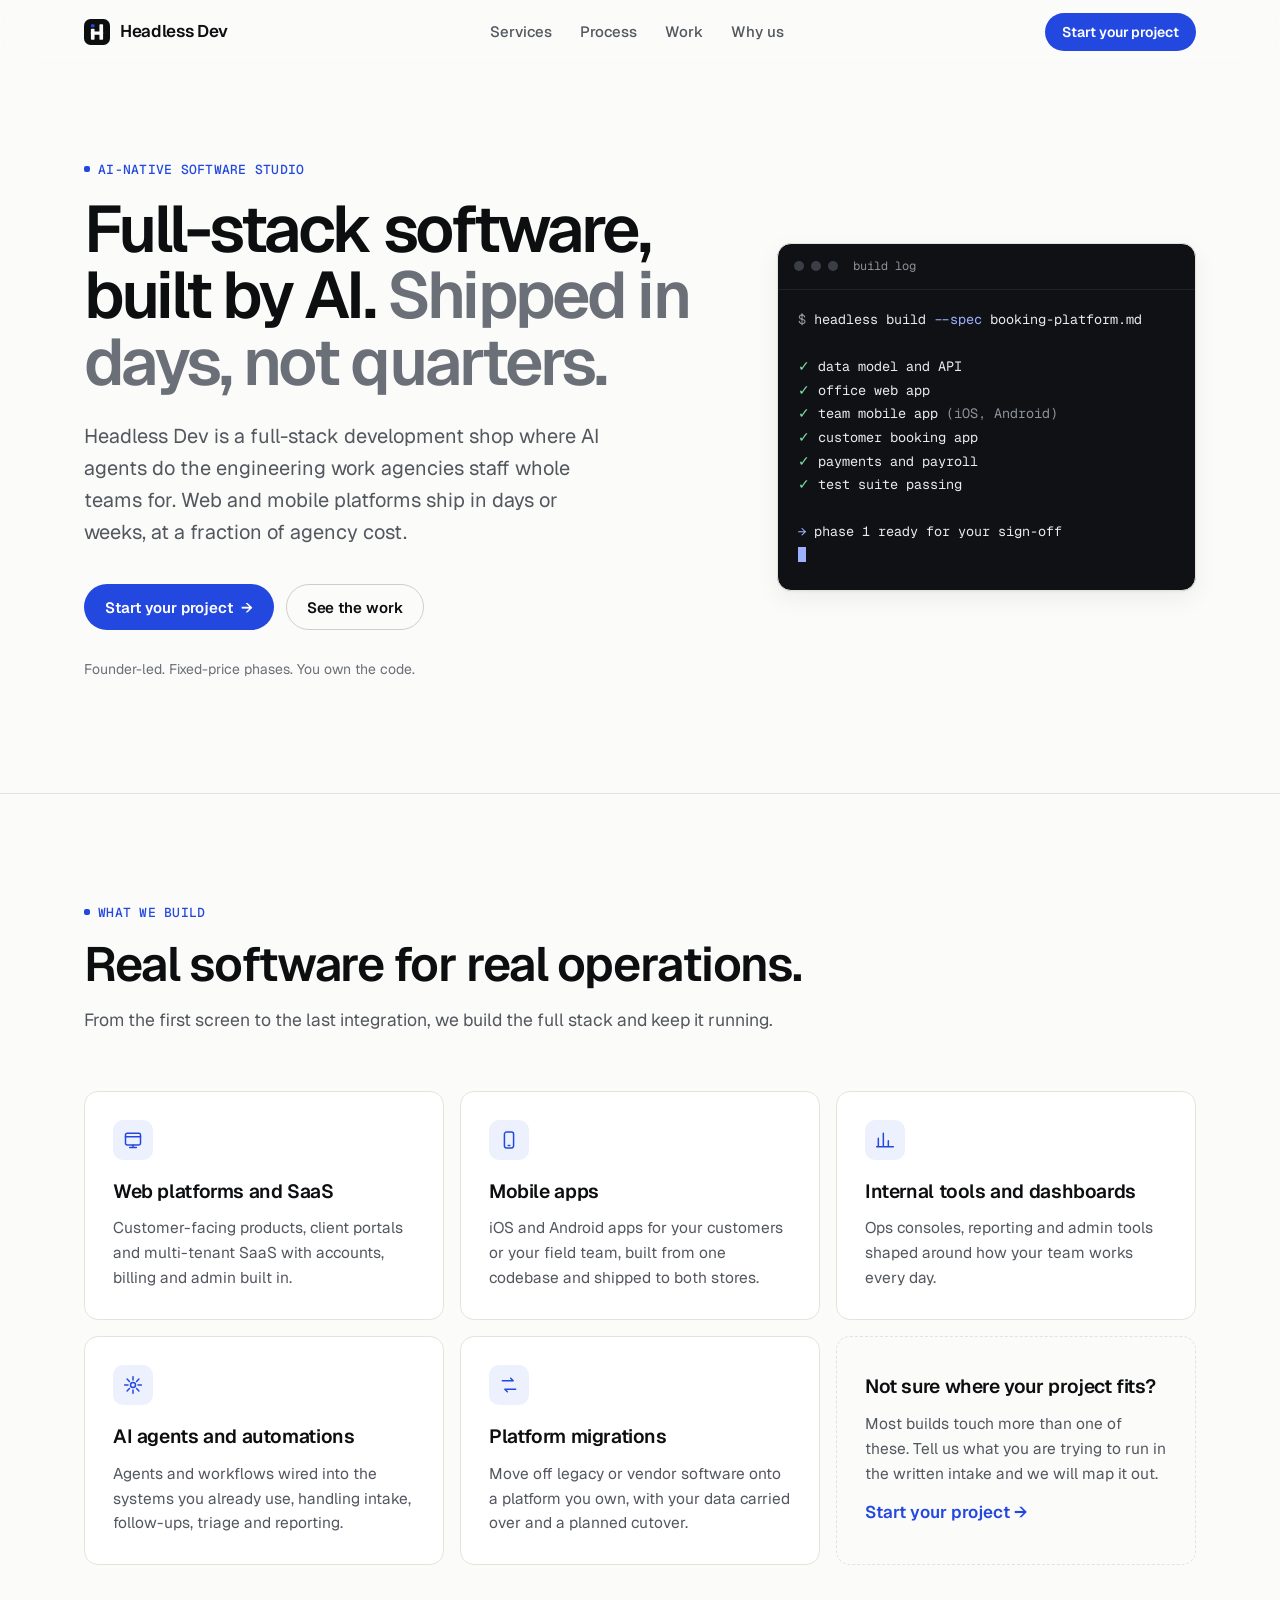
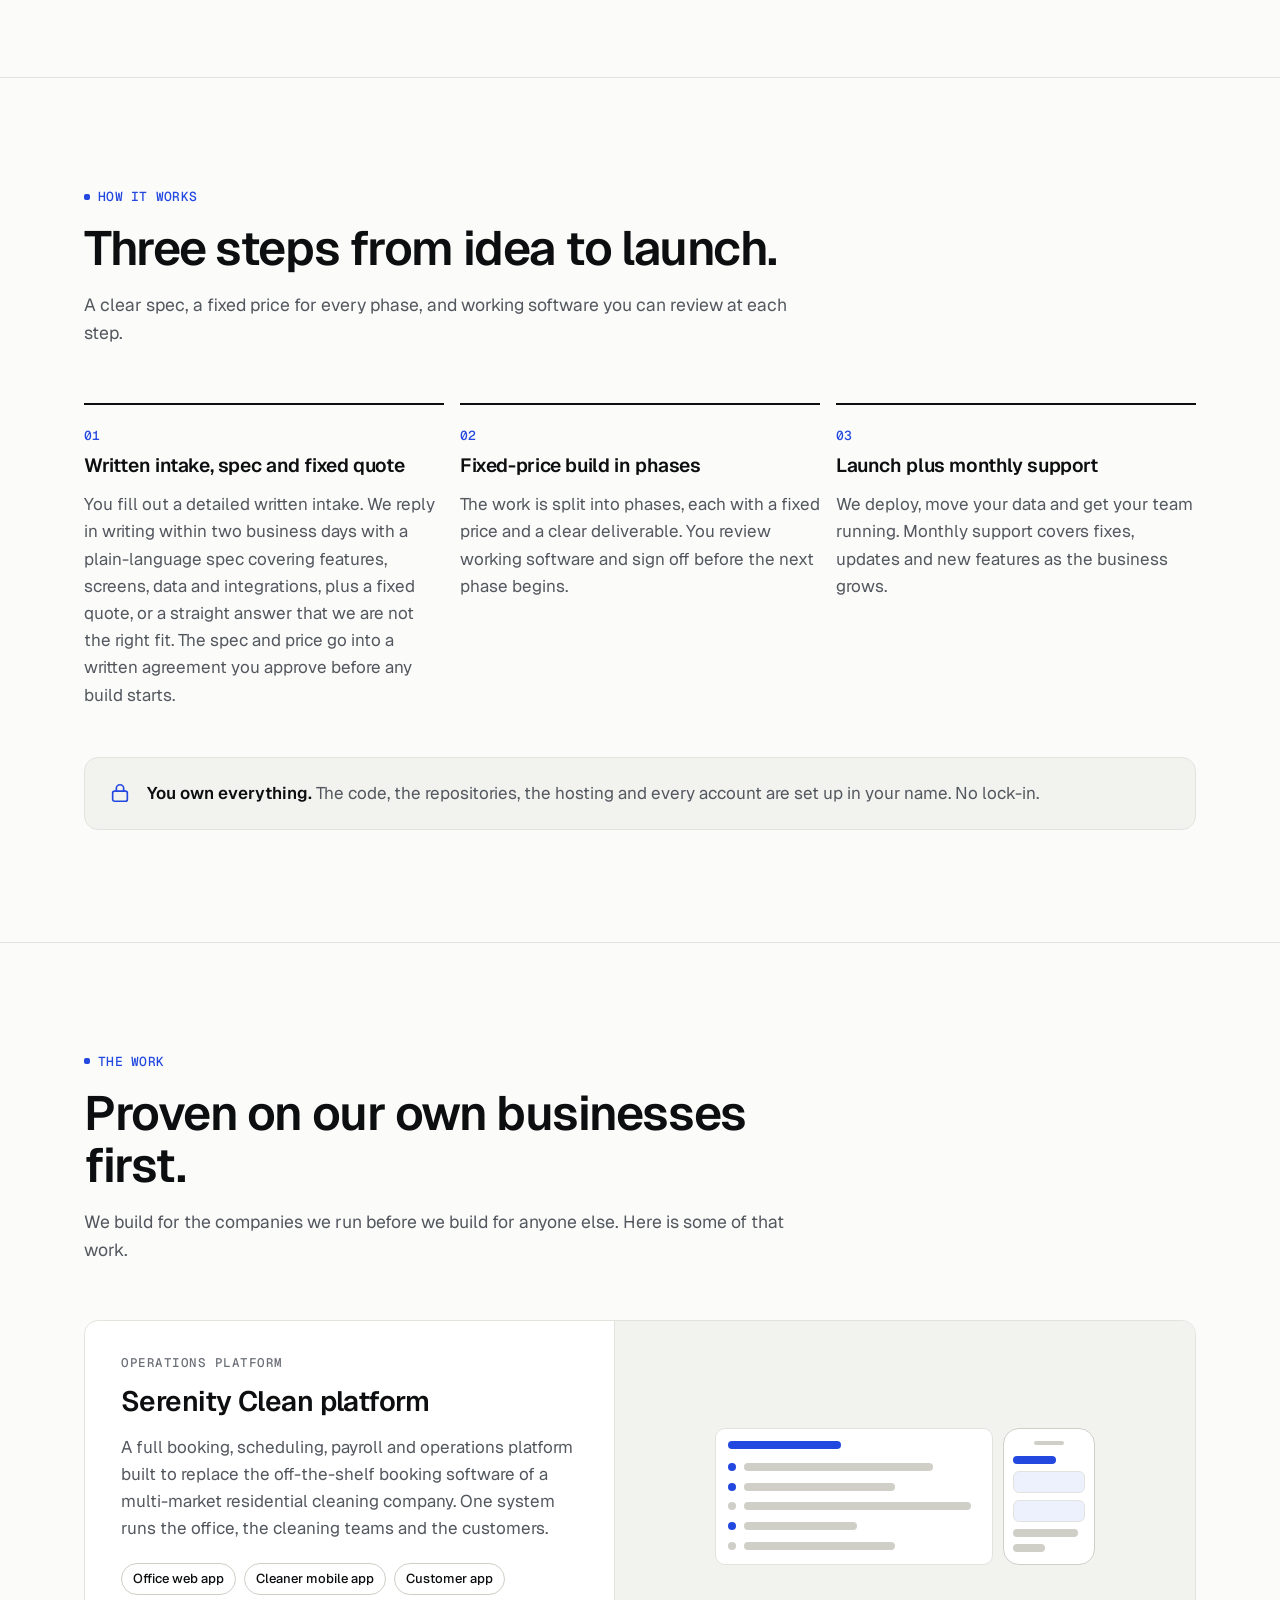
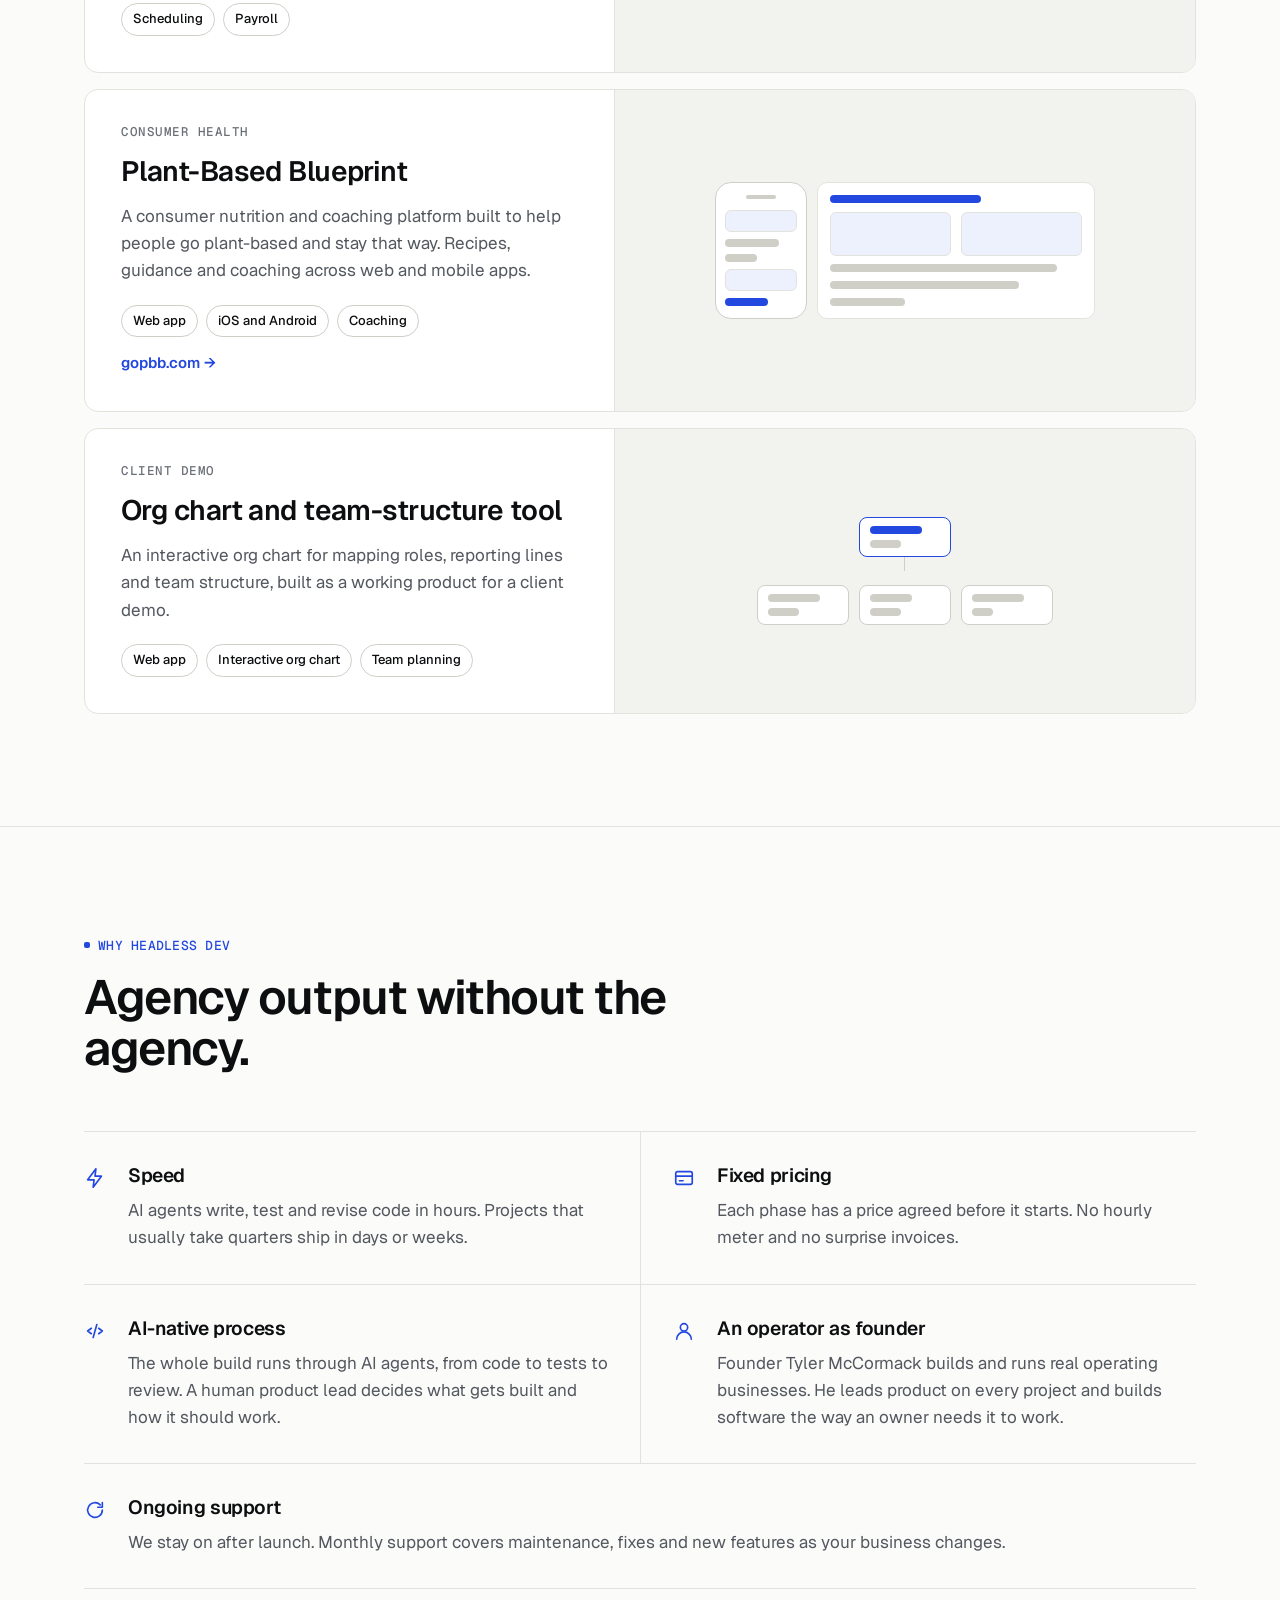
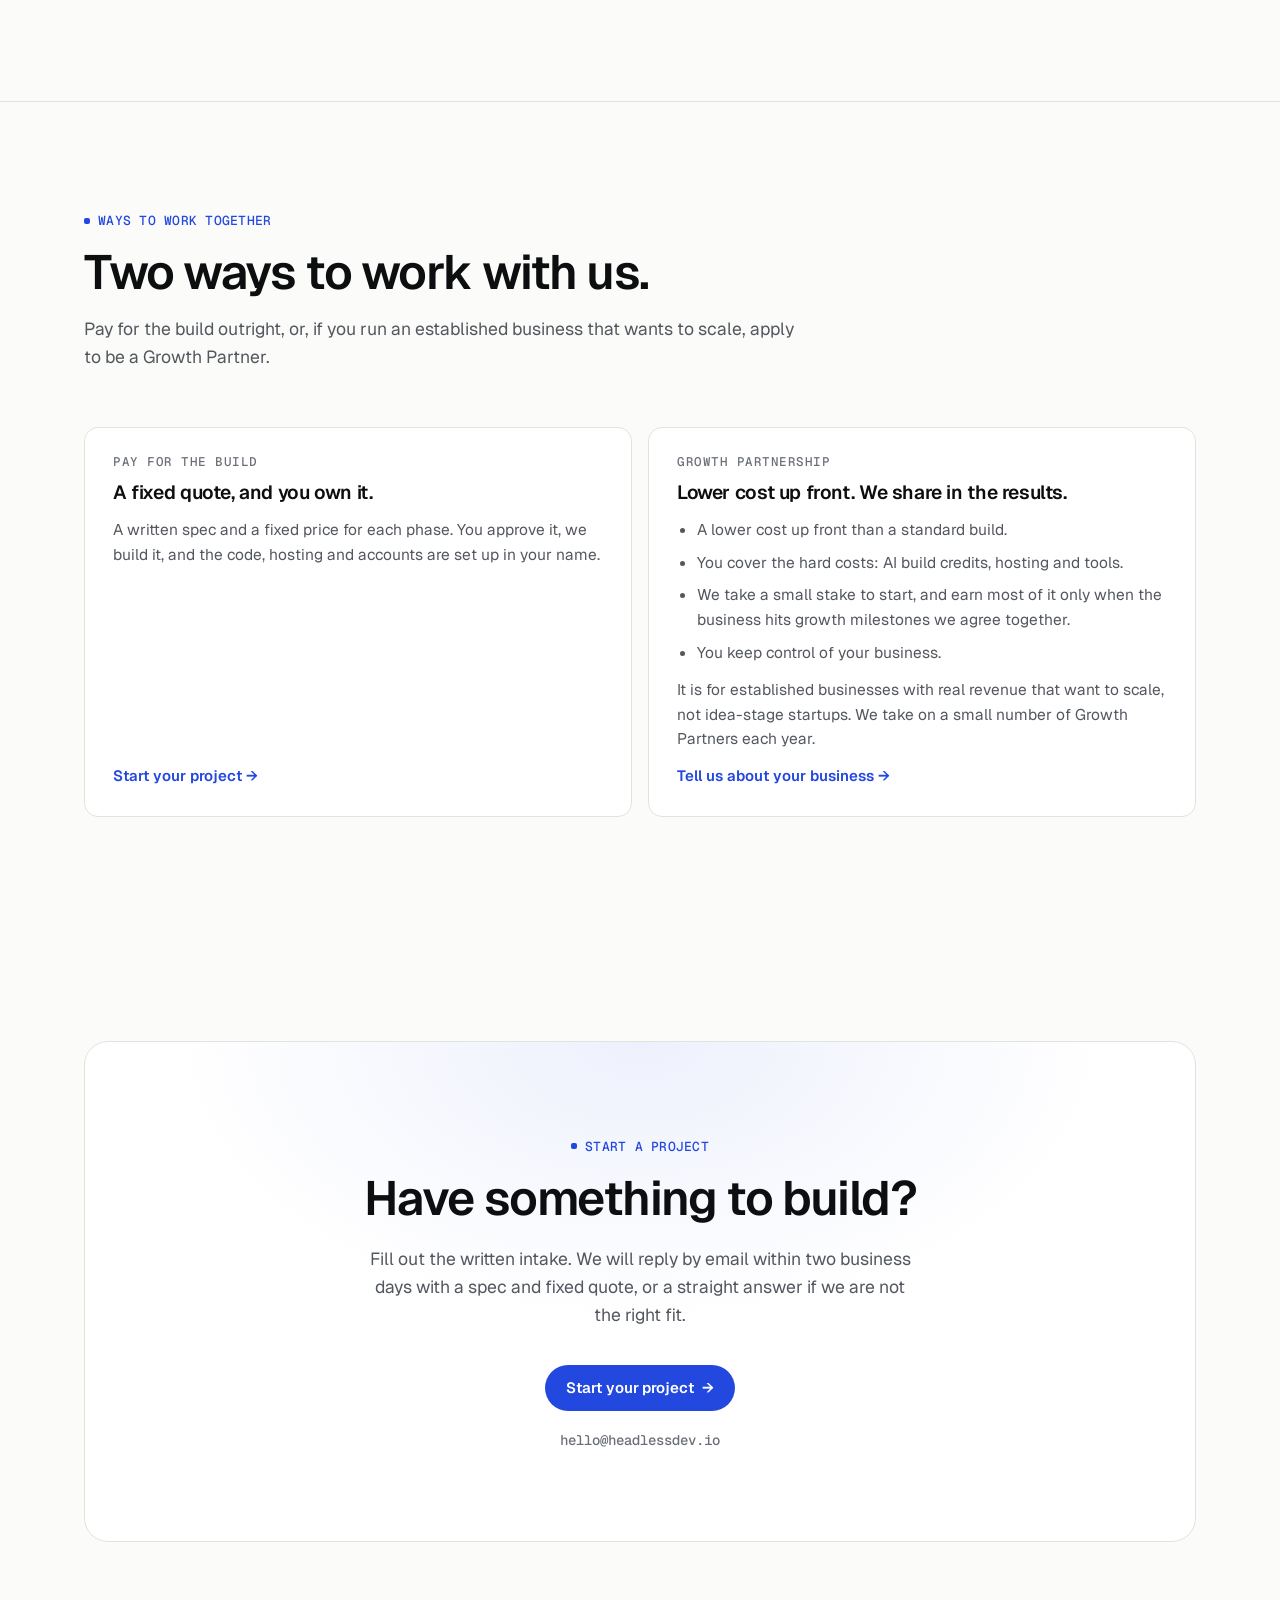
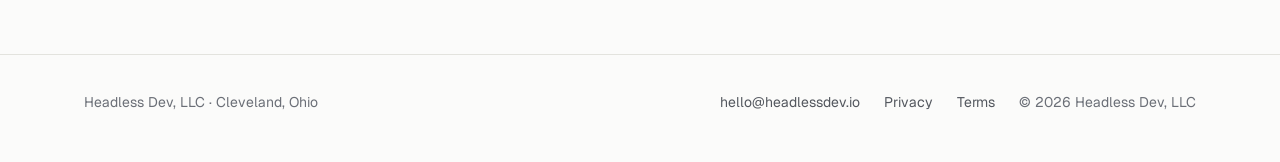
<file: index.html>
<!doctype html>
<html lang="en">
<head>
  <meta charset="utf-8">
  <meta name="viewport" content="width=device-width, initial-scale=1">
  <title>Headless Dev · Full-stack software, built by AI</title>
  <meta name="description" content="Headless Dev is an AI-native full-stack development shop. AI agents build web platforms, mobile apps, internal tools and automations in days or weeks, led by a founder who runs real businesses.">
  <link rel="canonical" href="https://headlessdev.io/">
  <meta name="theme-color" content="#fbfbfa" media="(prefers-color-scheme: light)">
  <meta name="theme-color" content="#0b0c0e" media="(prefers-color-scheme: dark)">

  <meta property="og:type" content="website">
  <meta property="og:site_name" content="Headless Dev">
  <meta property="og:title" content="Headless Dev · Full-stack software, built by AI">
  <meta property="og:description" content="Web platforms, mobile apps, internal tools and AI automations. Shipped in days, not quarters.">
  <meta property="og:url" content="https://headlessdev.io/">
  <meta property="og:image" content="https://headlessdev.io/og.png">
  <meta property="og:image:width" content="1200">
  <meta property="og:image:height" content="630">
  <meta property="og:image:alt" content="Headless Dev. Full-stack software, built by AI. Shipped in days, not quarters.">
  <meta name="twitter:card" content="summary_large_image">
  <meta name="twitter:title" content="Headless Dev · Full-stack software, built by AI">
  <meta name="twitter:description" content="Web platforms, mobile apps, internal tools and AI automations. Shipped in days, not quarters.">
  <meta name="twitter:image" content="https://headlessdev.io/og.png">

  <link rel="icon" href="favicon.svg" type="image/svg+xml">
  <link rel="icon" href="favicon-32.png" type="image/png" sizes="32x32">
  <link rel="apple-touch-icon" href="apple-touch-icon.png">

  <link rel="preconnect" href="https://fonts.googleapis.com">
  <link rel="preconnect" href="https://fonts.gstatic.com" crossorigin>
  <link href="https://fonts.googleapis.com/css2?family=Geist:wght@400;500;600;700&family=Geist+Mono:wght@400;500&display=swap" rel="stylesheet">
  <link rel="stylesheet" href="styles.css">

  <script type="application/ld+json">
  {
    "@context": "https://schema.org",
    "@type": "Organization",
    "name": "Headless Dev, LLC",
    "url": "https://headlessdev.io/",
    "logo": "https://headlessdev.io/apple-touch-icon.png",
    "email": "hello@headlessdev.io",
    "address": { "@type": "PostalAddress", "addressLocality": "Cleveland", "addressRegion": "OH", "addressCountry": "US" },
    "founder": { "@type": "Person", "name": "Tyler McCormack" }
  }
  </script>
</head>
<body>
  <a class="skip" href="#main">Skip to content</a>

  <header class="site-header" id="top">
    <nav class="wrap nav" aria-label="Main">
      <a class="brand" href="./" aria-label="Headless Dev home">
        <svg viewBox="0 0 32 32" aria-hidden="true"><rect class="mk-bg" width="32" height="32" rx="8"/><rect class="mk-acc" x="8.5" y="6.5" width="4.5" height="3.5" rx="1"/><rect class="mk-fg" x="8.5" y="12" width="4.5" height="13.5" rx="1"/><rect class="mk-fg" x="19" y="6.5" width="4.5" height="19" rx="1"/><rect class="mk-fg" x="8.5" y="15.5" width="15" height="4" rx="1"/></svg>
        <span>Headless Dev</span>
      </a>
      <ul class="nav-links">
        <li><a href="#services">Services</a></li>
        <li><a href="#process">Process</a></li>
        <li><a href="#work">Work</a></li>
        <li><a href="#why">Why us</a></li>
      </ul>
      <a class="btn btn-primary btn-sm" href="/start/">Start your project</a>
    </nav>
  </header>

  <main id="main">
    <!-- Hero -->
    <section class="hero" aria-labelledby="hero-title">
      <div class="wrap hero-grid">
        <div>
          <p class="eyebrow">AI-native software studio</p>
          <h1 id="hero-title">Full-stack software, built by AI. <span class="soft">Shipped in days, not quarters.</span></h1>
          <p class="lead">Headless Dev is a full-stack development shop where AI agents do the engineering work agencies staff whole teams for. Web and mobile platforms ship in days or weeks, at a fraction of agency cost.</p>
          <div class="hero-actions">
            <a class="btn btn-primary" href="/start/">Start your project <span class="arrow" aria-hidden="true">&rarr;</span></a>
            <a class="btn btn-ghost" href="#work">See the work</a>
          </div>
          <p class="hero-note">Founder-led. Fixed-price phases. You own the code.</p>
        </div>
        <div class="terminal" role="img" aria-label="Illustration of a build log showing a platform's data model, office app, mobile app and customer app completed and ready for sign-off">
          <div class="terminal-bar" aria-hidden="true"><span></span><span></span><span></span><span class="t-title">build log</span></div>
<pre aria-hidden="true"><span class="t-muted">$</span> headless build <span class="t-acc">--spec</span> booking-platform.md

<span class="t-ok">&#10003;</span> data model and API
<span class="t-ok">&#10003;</span> office web app
<span class="t-ok">&#10003;</span> team mobile app <span class="t-muted">(iOS, Android)</span>
<span class="t-ok">&#10003;</span> customer booking app
<span class="t-ok">&#10003;</span> payments and payroll
<span class="t-ok">&#10003;</span> test suite passing

<span class="t-acc">&rarr;</span> phase 1 ready for your sign-off
<span class="cursor"></span></pre>
        </div>
      </div>
    </section>

    <!-- Services -->
    <section id="services" class="divide" aria-labelledby="services-title">
      <div class="wrap">
        <div class="section-head">
          <p class="eyebrow">What we build</p>
          <h2 id="services-title">Real software for real operations.</h2>
          <p>From the first screen to the last integration, we build the full stack and keep it running.</p>
        </div>
        <div class="grid grid-3">
          <article class="card">
            <div class="icon" aria-hidden="true"><svg viewBox="0 0 24 24" fill="none" stroke="currentColor" stroke-width="1.8" stroke-linecap="round" stroke-linejoin="round"><rect x="3" y="4" width="18" height="14" rx="2"/><path d="M3 8h18M8 21h8M12 18v3"/></svg></div>
            <h3>Web platforms and SaaS</h3>
            <p>Customer-facing products, client portals and multi-tenant SaaS with accounts, billing and admin built in.</p>
          </article>
          <article class="card">
            <div class="icon" aria-hidden="true"><svg viewBox="0 0 24 24" fill="none" stroke="currentColor" stroke-width="1.8" stroke-linecap="round" stroke-linejoin="round"><rect x="6.5" y="2.5" width="11" height="19" rx="2.5"/><path d="M11 18.5h2"/></svg></div>
            <h3>Mobile apps</h3>
            <p>iOS and Android apps for your customers or your field team, built from one codebase and shipped to both stores.</p>
          </article>
          <article class="card">
            <div class="icon" aria-hidden="true"><svg viewBox="0 0 24 24" fill="none" stroke="currentColor" stroke-width="1.8" stroke-linecap="round" stroke-linejoin="round"><path d="M4 20V10M10 20V4M16 20v-7M22 20H2"/></svg></div>
            <h3>Internal tools and dashboards</h3>
            <p>Ops consoles, reporting and admin tools shaped around how your team works every day.</p>
          </article>
          <article class="card">
            <div class="icon" aria-hidden="true"><svg viewBox="0 0 24 24" fill="none" stroke="currentColor" stroke-width="1.8" stroke-linecap="round" stroke-linejoin="round"><circle cx="12" cy="12" r="3"/><path d="M12 2v4M12 18v4M2 12h4M18 12h4M4.9 4.9l2.8 2.8M16.3 16.3l2.8 2.8M4.9 19.1l2.8-2.8M16.3 7.7l2.8-2.8"/></svg></div>
            <h3>AI agents and automations</h3>
            <p>Agents and workflows wired into the systems you already use, handling intake, follow-ups, triage and reporting.</p>
          </article>
          <article class="card">
            <div class="icon" aria-hidden="true"><svg viewBox="0 0 24 24" fill="none" stroke="currentColor" stroke-width="1.8" stroke-linecap="round" stroke-linejoin="round"><path d="M4 7h13l-3-3M20 17H7l3 3"/></svg></div>
            <h3>Platform migrations</h3>
            <p>Move off legacy or vendor software onto a platform you own, with your data carried over and a planned cutover.</p>
          </article>
          <article class="card card-cta">
            <h3>Not sure where your project fits?</h3>
            <p>Most builds touch more than one of these. Tell us what you are trying to run in the written intake and we will map it out.</p>
            <a href="/start/">Start your project &rarr;</a>
          </article>
        </div>
      </div>
    </section>

    <!-- Process -->
    <section id="process" class="divide" aria-labelledby="process-title">
      <div class="wrap">
        <div class="section-head">
          <p class="eyebrow">How it works</p>
          <h2 id="process-title">Three steps from idea to launch.</h2>
          <p>A clear spec, a fixed price for every phase, and working software you can review at each step.</p>
        </div>
        <ol class="steps">
          <li class="step">
            <span class="step-num">01</span>
            <h3>Written intake, spec and fixed quote</h3>
            <p>You fill out a detailed written intake. We reply in writing within two business days with a plain-language spec covering features, screens, data and integrations, plus a fixed quote, or a straight answer that we are not the right fit. The spec and price go into a written agreement you approve before any build starts.</p>
          </li>
          <li class="step">
            <span class="step-num">02</span>
            <h3>Fixed-price build in phases</h3>
            <p>The work is split into phases, each with a fixed price and a clear deliverable. You review working software and sign off before the next phase begins.</p>
          </li>
          <li class="step">
            <span class="step-num">03</span>
            <h3>Launch plus monthly support</h3>
            <p>We deploy, move your data and get your team running. Monthly support covers fixes, updates and new features as the business grows.</p>
          </li>
        </ol>
        <div class="ownership">
          <svg viewBox="0 0 24 24" fill="none" stroke="currentColor" stroke-width="1.8" stroke-linecap="round" stroke-linejoin="round" aria-hidden="true"><rect x="4" y="10" width="16" height="11" rx="2"/><path d="M8 10V7a4 4 0 0 1 8 0v3"/></svg>
          <p><strong>You own everything.</strong> The code, the repositories, the hosting and every account are set up in your name. No lock-in.</p>
        </div>
      </div>
    </section>

    <!-- Work -->
    <section id="work" class="divide" aria-labelledby="work-title">
      <div class="wrap">
        <div class="section-head">
          <p class="eyebrow">The work</p>
          <h2 id="work-title">Proven on our own businesses first.</h2>
          <p>We build for the companies we run before we build for anyone else. Here is some of that work.</p>
        </div>
        <div class="work">
          <article class="case">
            <div class="case-body">
              <span class="case-kicker">Operations platform</span>
              <h3>Serenity Clean platform</h3>
              <p>A full booking, scheduling, payroll and operations platform built to replace the off-the-shelf booking software of a multi-market residential cleaning company. One system runs the office, the cleaning teams and the customers.</p>
              <ul class="tags" aria-label="Scope">
                <li>Office web app</li><li>Cleaner mobile app</li><li>Customer app</li><li>Scheduling</li><li>Payroll</li>
              </ul>
            </div>
            <div class="case-visual" aria-hidden="true">
              <div class="mock">
                <div class="mock-row">
                  <div class="mock-panel">
                    <div class="bar w45 acc"></div>
                    <div class="slot"><span class="dot"></span><div class="bar w75"></div></div>
                    <div class="slot"><span class="dot"></span><div class="bar w60"></div></div>
                    <div class="slot"><span class="dot off"></span><div class="bar w90"></div></div>
                    <div class="slot"><span class="dot"></span><div class="bar w45"></div></div>
                    <div class="slot"><span class="dot off"></span><div class="bar w60"></div></div>
                  </div>
                  <div class="phone">
                    <div class="notch"></div>
                    <div class="bar w60 acc"></div>
                    <div class="chip"></div>
                    <div class="chip"></div>
                    <div class="bar w90"></div>
                    <div class="bar w45"></div>
                  </div>
                </div>
              </div>
            </div>
          </article>

          <article class="case">
            <div class="case-body">
              <span class="case-kicker">Consumer health</span>
              <h3>Plant-Based Blueprint</h3>
              <p>A consumer nutrition and coaching platform built to help people go plant-based and stay that way. Recipes, guidance and coaching across web and mobile apps.</p>
              <ul class="tags" aria-label="Scope">
                <li>Web app</li><li>iOS and Android</li><li>Coaching</li>
              </ul>
              <a class="case-link" href="https://gopbb.com" rel="noopener">gopbb.com &rarr;</a>
            </div>
            <div class="case-visual" aria-hidden="true">
              <div class="mock">
                <div class="mock-row">
                  <div class="phone">
                    <div class="notch"></div>
                    <div class="chip"></div>
                    <div class="bar w75"></div>
                    <div class="bar w45"></div>
                    <div class="chip"></div>
                    <div class="bar w60 acc"></div>
                  </div>
                  <div class="mock-panel">
                    <div class="bar w60 acc"></div>
                    <div class="mock-row"><div class="chip tile"></div><div class="chip tile"></div></div>
                    <div class="bar w90"></div>
                    <div class="bar w75"></div>
                    <div class="bar w30"></div>
                  </div>
                </div>
              </div>
            </div>
          </article>

          <article class="case">
            <div class="case-body">
              <span class="case-kicker">Client demo</span>
              <h3>Org chart and team-structure tool</h3>
              <p>An interactive org chart for mapping roles, reporting lines and team structure, built as a working product for a client demo.</p>
              <ul class="tags" aria-label="Scope">
                <li>Web app</li><li>Interactive org chart</li><li>Team planning</li>
              </ul>
            </div>
            <div class="case-visual" aria-hidden="true">
              <div class="org">
                <div class="org-level"><div class="org-node top"><div class="bar w75 acc"></div><div class="bar w45"></div></div></div>
                <div class="org-line"></div>
                <div class="org-level">
                  <div class="org-node"><div class="bar w75"></div><div class="bar w45"></div></div>
                  <div class="org-node"><div class="bar w60"></div><div class="bar w45"></div></div>
                  <div class="org-node"><div class="bar w75"></div><div class="bar w30"></div></div>
                </div>
              </div>
            </div>
          </article>
        </div>
      </div>
    </section>

    <!-- Why -->
    <section id="why" class="divide" aria-labelledby="why-title">
      <div class="wrap">
        <div class="section-head">
          <p class="eyebrow">Why Headless Dev</p>
          <h2 id="why-title">Agency output without the agency.</h2>
        </div>
        <div class="why">
          <div class="why-item">
            <svg viewBox="0 0 24 24" fill="none" stroke="currentColor" stroke-width="1.8" stroke-linecap="round" stroke-linejoin="round" aria-hidden="true"><path d="M13 2 4 14h7l-1 8 9-12h-7z"/></svg>
            <div><h3>Speed</h3><p>AI agents write, test and revise code in hours. Projects that usually take quarters ship in days or weeks.</p></div>
          </div>
          <div class="why-item">
            <svg viewBox="0 0 24 24" fill="none" stroke="currentColor" stroke-width="1.8" stroke-linecap="round" stroke-linejoin="round" aria-hidden="true"><rect x="3" y="5" width="18" height="14" rx="2"/><path d="M3 10h18M7 15h4"/></svg>
            <div><h3>Fixed pricing</h3><p>Each phase has a price agreed before it starts. No hourly meter and no surprise invoices.</p></div>
          </div>
          <div class="why-item">
            <svg viewBox="0 0 24 24" fill="none" stroke="currentColor" stroke-width="1.8" stroke-linecap="round" stroke-linejoin="round" aria-hidden="true"><path d="M8 9l-4 3 4 3M16 9l4 3-4 3M14 5l-4 14"/></svg>
            <div><h3>AI-native process</h3><p>The whole build runs through AI agents, from code to tests to review. A human product lead decides what gets built and how it should work.</p></div>
          </div>
          <div class="why-item">
            <svg viewBox="0 0 24 24" fill="none" stroke="currentColor" stroke-width="1.8" stroke-linecap="round" stroke-linejoin="round" aria-hidden="true"><circle cx="12" cy="8" r="4"/><path d="M4 21a8 8 0 0 1 16 0"/></svg>
            <div><h3>An operator as founder</h3><p>Founder Tyler McCormack builds and runs real operating businesses. He leads product on every project and builds software the way an owner needs it to work.</p></div>
          </div>
          <div class="why-item wide">
            <svg viewBox="0 0 24 24" fill="none" stroke="currentColor" stroke-width="1.8" stroke-linecap="round" stroke-linejoin="round" aria-hidden="true"><path d="M20 12a8 8 0 1 1-2.3-5.6M20 4v5h-5"/></svg>
            <div><h3>Ongoing support</h3><p>We stay on after launch. Monthly support covers maintenance, fixes and new features as your business changes.</p></div>
          </div>
        </div>
      </div>
    </section>

    <!-- Ways to work -->
    <section id="ways" class="divide" aria-labelledby="ways-title">
      <div class="wrap">
        <div class="section-head">
          <p class="eyebrow">Ways to work together</p>
          <h2 id="ways-title">Two ways to work with us.</h2>
          <p>Pay for the build outright, or, if you run an established business that wants to scale, apply to be a Growth Partner.</p>
        </div>
        <div class="grid grid-2">
          <article class="card">
            <span class="case-kicker">Pay for the build</span>
            <h3>A fixed quote, and you own it.</h3>
            <p>A written spec and a fixed price for each phase. You approve it, we build it, and the code, hosting and accounts are set up in your name.</p>
            <a class="case-link" href="/start/">Start your project &rarr;</a>
          </article>
          <article class="card">
            <span class="case-kicker">Growth Partnership</span>
            <h3>Lower cost up front. We share in the results.</h3>
            <ul class="card-list">
              <li>A lower cost up front than a standard build.</li>
              <li>You cover the hard costs: AI build credits, hosting and tools.</li>
              <li>We take a small stake to start, and earn most of it only when the business hits growth milestones we agree together.</li>
              <li>You keep control of your business.</li>
            </ul>
            <p>It is for established businesses with real revenue that want to scale, not idea-stage startups. We take on a small number of Growth Partners each year.</p>
            <a class="case-link" href="/start/">Tell us about your business &rarr;</a>
          </article>
        </div>
      </div>
    </section>

    <!-- Final CTA -->
    <section id="contact" class="final" aria-labelledby="contact-title">
      <div class="wrap">
        <div class="final-box">
          <p class="eyebrow">Start a project</p>
          <h2 id="contact-title">Have something to build?</h2>
          <p>Fill out the written intake. We will reply by email within two business days with a spec and fixed quote, or a straight answer if we are not the right fit.</p>
          <div class="hero-actions">
            <a class="btn btn-primary" href="/start/">Start your project <span class="arrow" aria-hidden="true">&rarr;</span></a>
          </div>
          <a class="email" href="mailto:hello@headlessdev.io">hello@headlessdev.io</a>
        </div>
      </div>
    </section>
  </main>

  <footer class="site-footer">
    <div class="wrap footer-row">
      <p>Headless Dev, LLC · Cleveland, Ohio</p>
      <ul class="footer-links">
        <li><a href="mailto:hello@headlessdev.io">hello@headlessdev.io</a></li>
        <li><a href="privacy/">Privacy</a></li>
        <li><a href="terms/">Terms</a></li>
        <li>&copy; <span data-year>2026</span> Headless Dev, LLC</li>
      </ul>
    </div>
  </footer>

  <script src="main.js" defer></script>
</body>
</html>
</file>
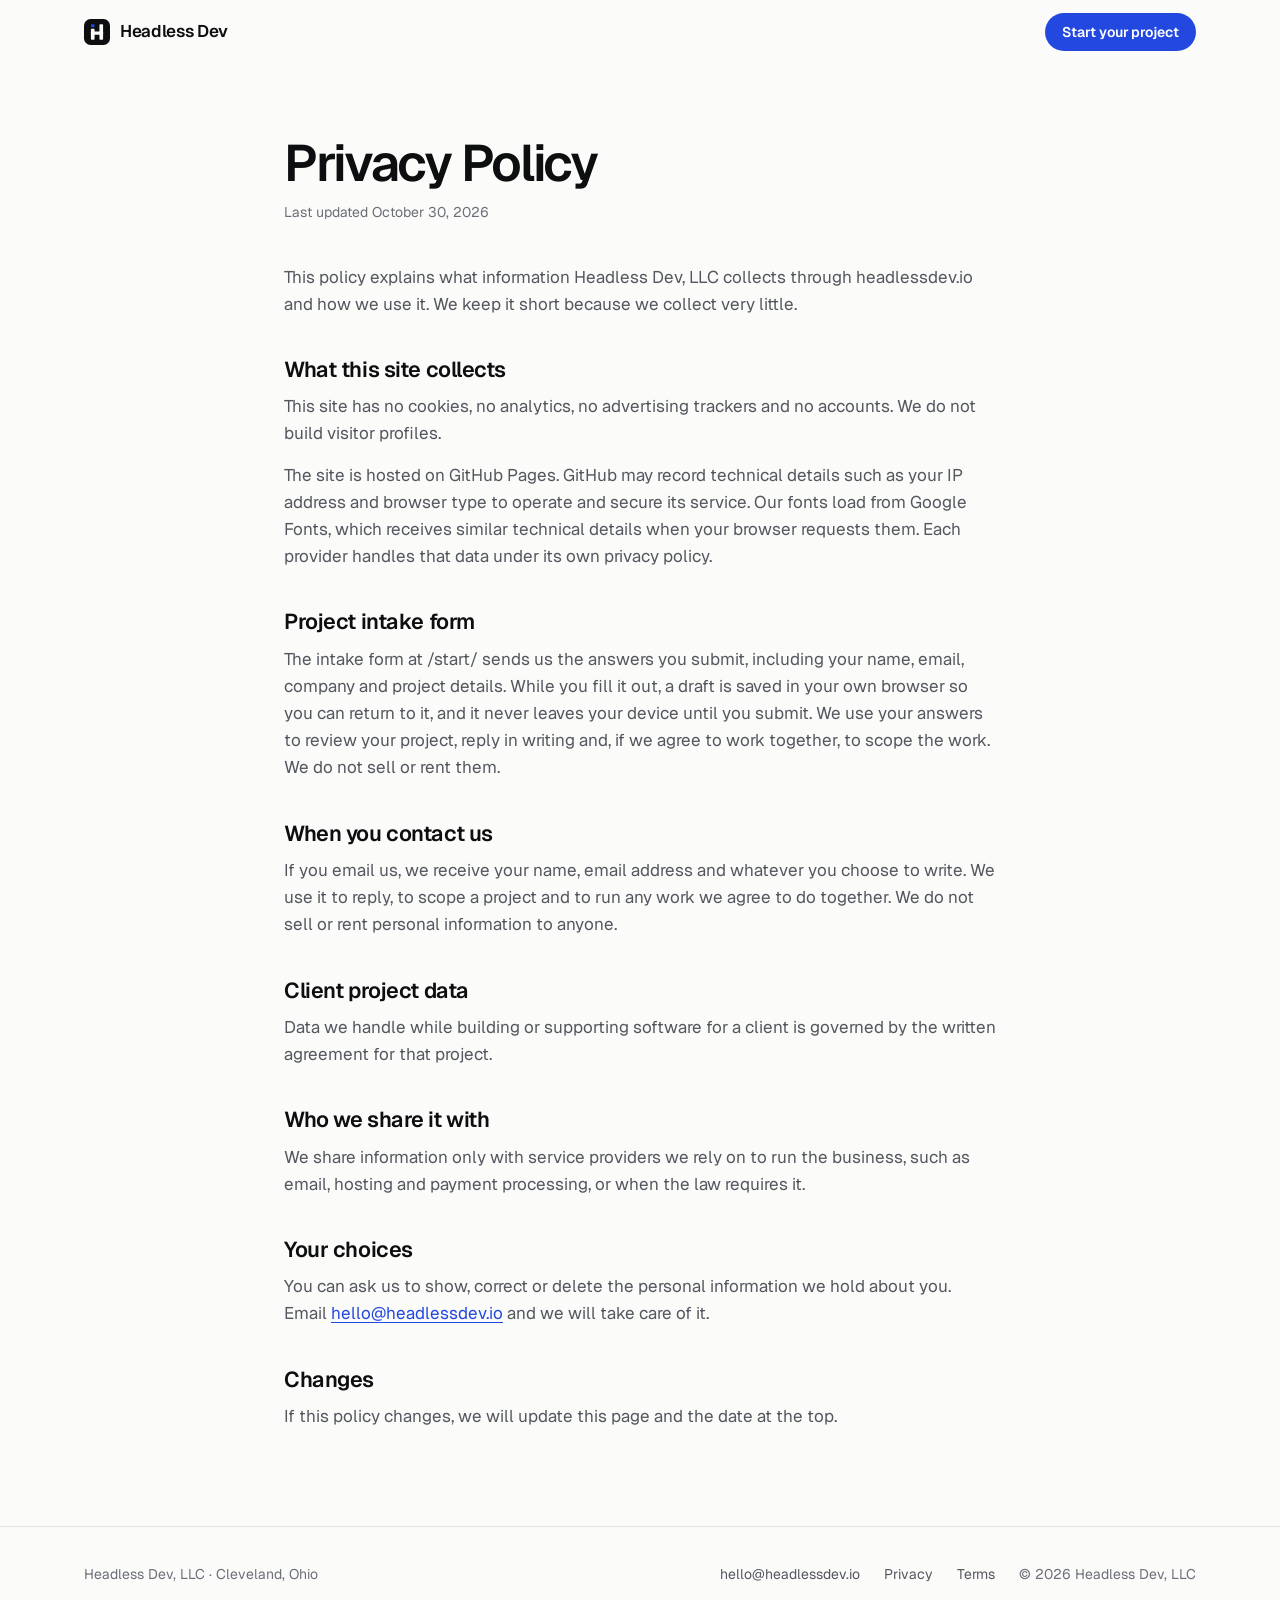
<file: privacy/index.html>
<!doctype html>
<html lang="en">
<head>
  <meta charset="utf-8">
  <meta name="viewport" content="width=device-width, initial-scale=1">
  <title>Privacy Policy · Headless Dev</title>
  <meta name="description" content="How Headless Dev, LLC handles information collected through headlessdev.io.">
  <link rel="canonical" href="https://headlessdev.io/privacy/">
  <meta name="theme-color" content="#fbfbfa" media="(prefers-color-scheme: light)">
  <meta name="theme-color" content="#0b0c0e" media="(prefers-color-scheme: dark)">
  <meta property="og:type" content="website">
  <meta property="og:site_name" content="Headless Dev">
  <meta property="og:title" content="Privacy Policy · Headless Dev">
  <meta property="og:description" content="How Headless Dev, LLC handles information collected through headlessdev.io.">
  <meta property="og:url" content="https://headlessdev.io/privacy/">
  <meta property="og:image" content="https://headlessdev.io/og.png">
  <meta name="twitter:card" content="summary_large_image">
  <link rel="icon" href="../favicon.svg" type="image/svg+xml">
  <link rel="icon" href="../favicon-32.png" type="image/png" sizes="32x32">
  <link rel="apple-touch-icon" href="../apple-touch-icon.png">
  <link rel="preconnect" href="https://fonts.googleapis.com">
  <link rel="preconnect" href="https://fonts.gstatic.com" crossorigin>
  <link href="https://fonts.googleapis.com/css2?family=Geist:wght@400;500;600;700&family=Geist+Mono:wght@400;500&display=swap" rel="stylesheet">
  <link rel="stylesheet" href="../styles.css">
</head>
<body>
  <a class="skip" href="#main">Skip to content</a>
  <header class="site-header">
    <nav class="wrap nav" aria-label="Main">
      <a class="brand" href="../" aria-label="Headless Dev home">
        <svg viewBox="0 0 32 32" aria-hidden="true"><rect class="mk-bg" width="32" height="32" rx="8"/><rect class="mk-acc" x="8.5" y="6.5" width="4.5" height="3.5" rx="1"/><rect class="mk-fg" x="8.5" y="12" width="4.5" height="13.5" rx="1"/><rect class="mk-fg" x="19" y="6.5" width="4.5" height="19" rx="1"/><rect class="mk-fg" x="8.5" y="15.5" width="15" height="4" rx="1"/></svg>
        <span>Headless Dev</span>
      </a>
      <a class="btn btn-primary btn-sm" href="/start/">Start your project</a>
    </nav>
  </header>
  <main id="main" class="legal">
    <div class="wrap">
      <h1>Privacy Policy</h1>
      <p class="updated">Last updated October 30, 2026</p>
      <p>This policy explains what information Headless Dev, LLC collects through headlessdev.io and how we use it. We keep it short because we collect very little.</p>

      <h2>What this site collects</h2>
      <p>This site has no cookies, no analytics, no advertising trackers and no accounts. We do not build visitor profiles.</p>
      <p>The site is hosted on GitHub Pages. GitHub may record technical details such as your IP address and browser type to operate and secure its service. Our fonts load from Google Fonts, which receives similar technical details when your browser requests them. Each provider handles that data under its own privacy policy.</p>

      <h2>Project intake form</h2>
      <p>The intake form at /start/ sends us the answers you submit, including your name, email, company and project details. While you fill it out, a draft is saved in your own browser so you can return to it, and it never leaves your device until you submit. We use your answers to review your project, reply in writing and, if we agree to work together, to scope the work. We do not sell or rent them.</p>

      <h2>When you contact us</h2>
      <p>If you email us, we receive your name, email address and whatever you choose to write. We use it to reply, to scope a project and to run any work we agree to do together. We do not sell or rent personal information to anyone.</p>

      <h2>Client project data</h2>
      <p>Data we handle while building or supporting software for a client is governed by the written agreement for that project.</p>

      <h2>Who we share it with</h2>
      <p>We share information only with service providers we rely on to run the business, such as email, hosting and payment processing, or when the law requires it.</p>

      <h2>Your choices</h2>
      <p>You can ask us to show, correct or delete the personal information we hold about you. Email <a href="mailto:hello@headlessdev.io">hello@headlessdev.io</a> and we will take care of it.</p>

      <h2>Changes</h2>
      <p>If this policy changes, we will update this page and the date at the top.</p>
    </div>
  </main>
  <footer class="site-footer">
    <div class="wrap footer-row">
      <p>Headless Dev, LLC · Cleveland, Ohio</p>
      <ul class="footer-links">
        <li><a href="mailto:hello@headlessdev.io">hello@headlessdev.io</a></li>
        <li><a href="../privacy/">Privacy</a></li>
        <li><a href="../terms/">Terms</a></li>
        <li>&copy; <span data-year>2026</span> Headless Dev, LLC</li>
      </ul>
    </div>
  </footer>
  <script src="../main.js" defer></script>
</body>
</html>
</file>
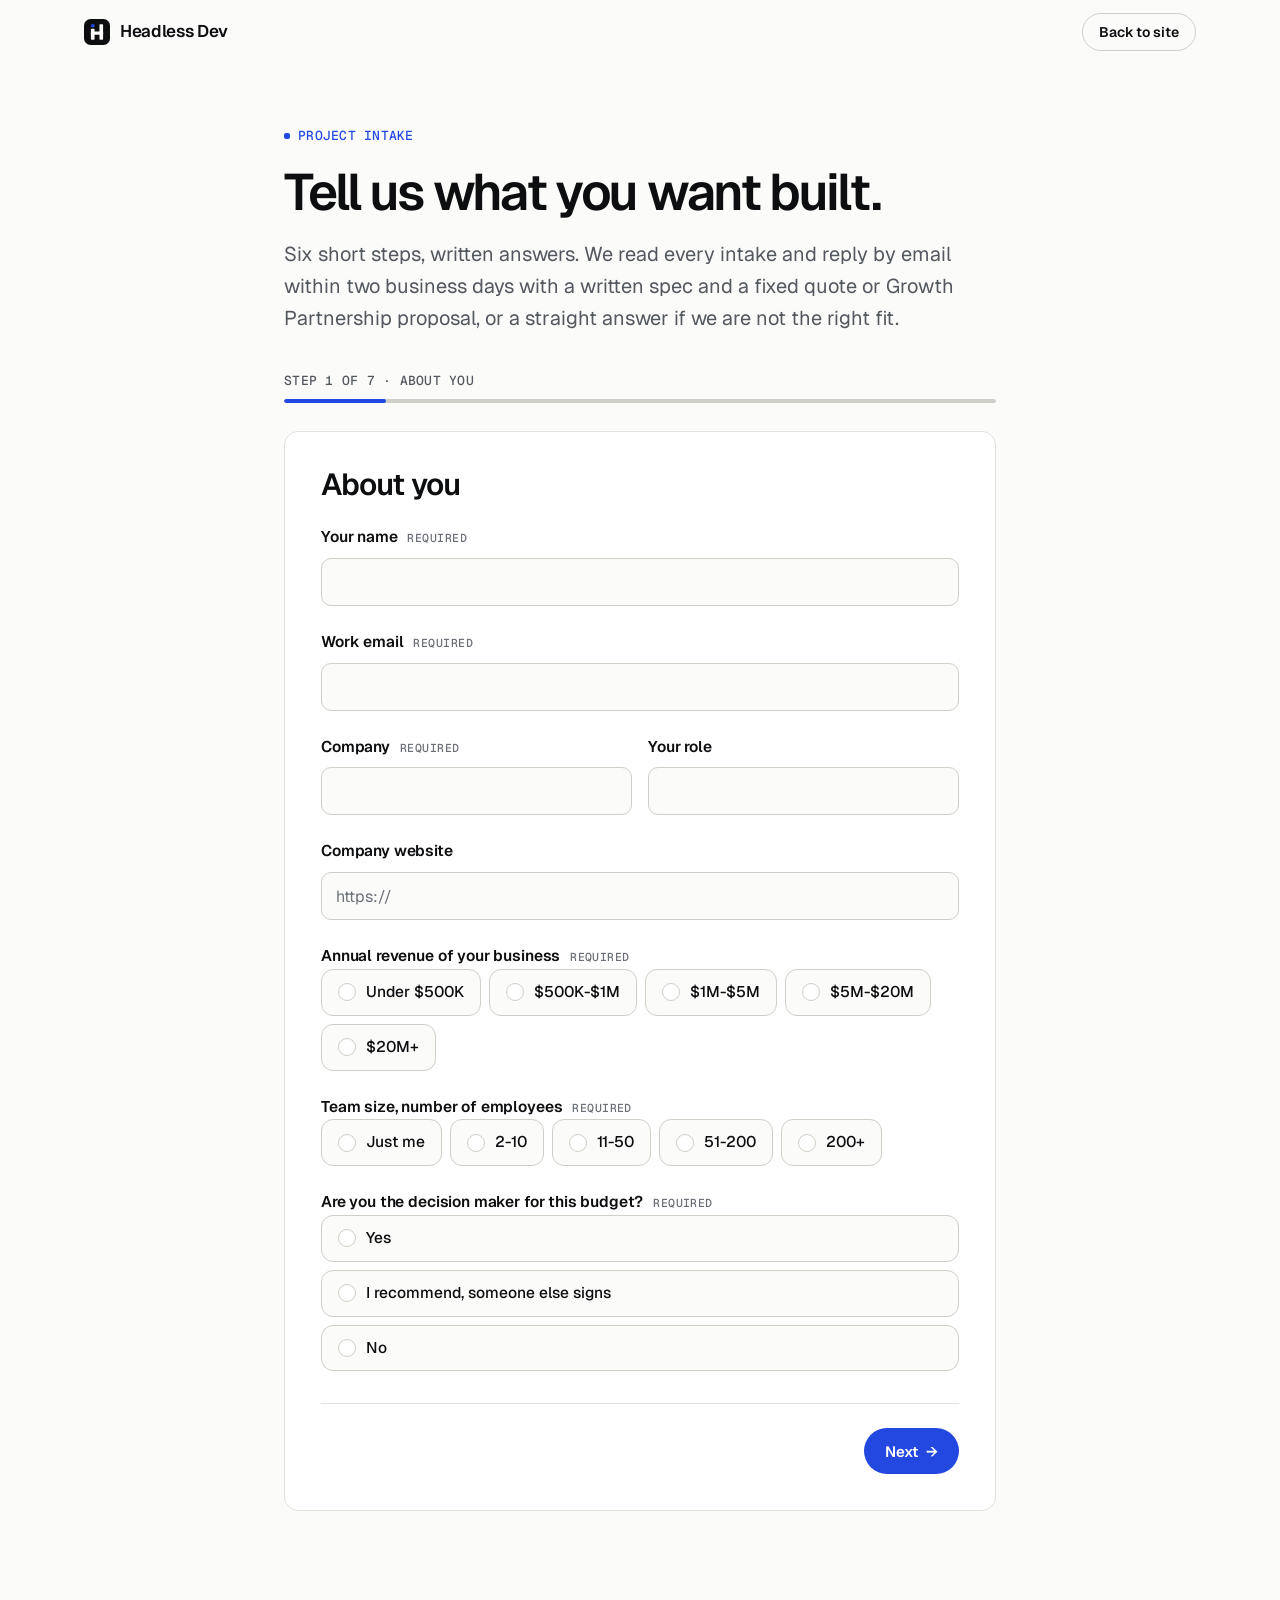
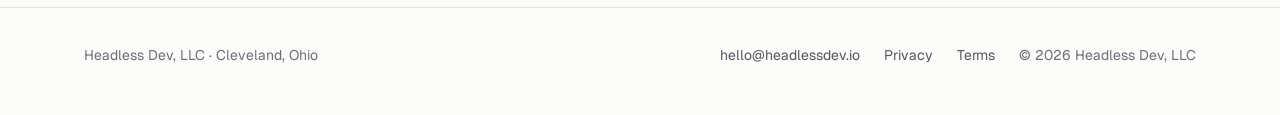
<file: start/index.html>
<!doctype html>
<html lang="en">
<head>
  <meta charset="utf-8">
  <meta name="viewport" content="width=device-width, initial-scale=1">
  <title>Start your project · Headless Dev</title>
  <meta name="description" content="Tell us what you want built. Fill out a written intake and get a written spec and fixed quote by email within two business days, or a straight answer if we are not the right fit.">
  <link rel="canonical" href="https://headlessdev.io/start/">
  <meta name="theme-color" content="#fbfbfa" media="(prefers-color-scheme: light)">
  <meta name="theme-color" content="#0b0c0e" media="(prefers-color-scheme: dark)">
  <meta property="og:type" content="website">
  <meta property="og:site_name" content="Headless Dev">
  <meta property="og:title" content="Start your project · Headless Dev">
  <meta property="og:description" content="A written intake, then a written spec and fixed quote by email within two business days.">
  <meta property="og:url" content="https://headlessdev.io/start/">
  <meta property="og:image" content="https://headlessdev.io/og.png">
  <meta name="twitter:card" content="summary_large_image">
  <link rel="icon" href="../favicon.svg" type="image/svg+xml">
  <link rel="icon" href="../favicon-32.png" type="image/png" sizes="32x32">
  <link rel="apple-touch-icon" href="../apple-touch-icon.png">
  <link rel="preconnect" href="https://fonts.googleapis.com">
  <link rel="preconnect" href="https://fonts.gstatic.com" crossorigin>
  <link href="https://fonts.googleapis.com/css2?family=Geist:wght@400;500;600;700&family=Geist+Mono:wght@400;500&display=swap" rel="stylesheet">
  <link rel="stylesheet" href="../styles.css">
</head>
<body>
  <a class="skip" href="#main">Skip to content</a>
  <header class="site-header">
    <nav class="wrap nav" aria-label="Main">
      <a class="brand" href="../" aria-label="Headless Dev home">
        <svg viewBox="0 0 32 32" aria-hidden="true"><rect class="mk-bg" width="32" height="32" rx="8"/><rect class="mk-acc" x="8.5" y="6.5" width="4.5" height="3.5" rx="1"/><rect class="mk-fg" x="8.5" y="12" width="4.5" height="13.5" rx="1"/><rect class="mk-fg" x="19" y="6.5" width="4.5" height="19" rx="1"/><rect class="mk-fg" x="8.5" y="15.5" width="15" height="4" rx="1"/></svg>
        <span>Headless Dev</span>
      </a>
      <a class="btn btn-ghost btn-sm" href="../">Back to site</a>
    </nav>
  </header>

  <main id="main" class="intake">
    <div class="wrap intake-wrap">
      <div class="intake-head">
        <p class="eyebrow">Project intake</p>
        <h1>Tell us what you want built.</h1>
        <p class="lead">Six short steps, written answers. We read every intake and reply by email within two business days with a written spec and a fixed quote or Growth Partnership proposal, or a straight answer if we are not the right fit.</p>
      </div>

      <div id="intake-app">
        <div class="progress" aria-hidden="false">
          <p class="progress-label" id="progress-label" aria-live="polite">Step 1 of 7</p>
          <div class="progress-bar" role="progressbar" aria-valuemin="1" aria-valuemax="7" aria-valuenow="1" aria-labelledby="progress-label"><span id="progress-fill"></span></div>
        </div>

        <form id="intake-form" class="intake-form" novalidate>
          <!-- Honeypot: real visitors never see or fill this -->
          <div class="hp" aria-hidden="true">
            <label for="f-hp">Leave this field empty</label>
            <input type="text" id="f-hp" name="hp_field" tabindex="-1" autocomplete="off">
          </div>

          <!-- Step 1 -->
          <section class="istep" data-step="1" aria-labelledby="s1-title">
            <h2 id="s1-title" tabindex="-1">About you</h2>
            <div class="field">
              <label for="f-name">Your name <span class="req">Required</span></label>
              <input type="text" id="f-name" name="name" autocomplete="name" required>
            </div>
            <div class="field">
              <label for="f-email">Work email <span class="req">Required</span></label>
              <input type="email" id="f-email" name="email" autocomplete="email" inputmode="email" required>
            </div>
            <div class="field-row">
              <div class="field">
                <label for="f-company">Company <span class="req">Required</span></label>
                <input type="text" id="f-company" name="company" autocomplete="organization" required>
              </div>
              <div class="field">
                <label for="f-role">Your role</label>
                <input type="text" id="f-role" name="role" autocomplete="organization-title">
              </div>
            </div>
            <div class="field">
              <label for="f-website">Company website</label>
              <input type="url" id="f-website" name="website" inputmode="url" placeholder="https://" autocomplete="url">
            </div>
            <fieldset class="field" data-required="radio" data-name="annual_revenue">
              <legend>Annual revenue of your business <span class="req">Required</span></legend>
              <div class="choices">
                <label class="choice"><input type="radio" name="annual_revenue" value="Under $500K"><span>Under $500K</span></label>
                <label class="choice"><input type="radio" name="annual_revenue" value="$500K-$1M"><span>$500K-$1M</span></label>
                <label class="choice"><input type="radio" name="annual_revenue" value="$1M-$5M"><span>$1M-$5M</span></label>
                <label class="choice"><input type="radio" name="annual_revenue" value="$5M-$20M"><span>$5M-$20M</span></label>
                <label class="choice"><input type="radio" name="annual_revenue" value="$20M+"><span>$20M+</span></label>
              </div>
            </fieldset>
            <fieldset class="field" data-required="radio" data-name="company_size">
              <legend>Team size, number of employees <span class="req">Required</span></legend>
              <div class="choices">
                <label class="choice"><input type="radio" name="company_size" value="Just me"><span>Just me</span></label>
                <label class="choice"><input type="radio" name="company_size" value="2-10"><span>2-10</span></label>
                <label class="choice"><input type="radio" name="company_size" value="11-50"><span>11-50</span></label>
                <label class="choice"><input type="radio" name="company_size" value="51-200"><span>51-200</span></label>
                <label class="choice"><input type="radio" name="company_size" value="200+"><span>200+</span></label>
              </div>
            </fieldset>
            <fieldset class="field" data-required="radio" data-name="decision_maker">
              <legend>Are you the decision maker for this budget? <span class="req">Required</span></legend>
              <div class="choices stack">
                <label class="choice"><input type="radio" name="decision_maker" value="Yes"><span>Yes</span></label>
                <label class="choice"><input type="radio" name="decision_maker" value="I recommend, someone else signs"><span>I recommend, someone else signs</span></label>
                <label class="choice"><input type="radio" name="decision_maker" value="No"><span>No</span></label>
              </div>
            </fieldset>
          </section>

          <!-- Step 2 -->
          <section class="istep" data-step="2" aria-labelledby="s2-title" hidden>
            <h2 id="s2-title" tabindex="-1">What you want built</h2>
            <fieldset class="field" data-required="check" data-name="project_types">
              <legend>Project type <span class="req">Required</span> <span class="hint">Choose all that apply.</span></legend>
              <div class="choices stack">
                <label class="choice"><input type="checkbox" name="project_types" value="Web platform or SaaS"><span>Web platform or SaaS</span></label>
                <label class="choice"><input type="checkbox" name="project_types" value="Mobile app"><span>Mobile app</span></label>
                <label class="choice"><input type="checkbox" name="project_types" value="Internal tool or dashboard"><span>Internal tool or dashboard</span></label>
                <label class="choice"><input type="checkbox" name="project_types" value="AI automation or agents"><span>AI automation or agents</span></label>
                <label class="choice"><input type="checkbox" name="project_types" value="Platform migration off vendor software"><span>Platform migration off vendor software</span></label>
                <label class="choice"><input type="checkbox" name="project_types" value="Other"><span>Other</span></label>
              </div>
            </fieldset>
            <div class="field">
              <label for="f-description">Describe what you want built <span class="req">Required</span></label>
              <p class="hint" id="h-description">One solid paragraph. What is it, who is it for, and what does it do?</p>
              <textarea id="f-description" name="description" rows="6" aria-describedby="h-description" required></textarea>
            </div>
            <div class="field">
              <label for="f-success">What problem does it solve, and what does success look like in 90 days? <span class="req">Required</span></label>
              <textarea id="f-success" name="success_90_days" rows="5" required></textarea>
            </div>
          </section>

          <!-- Step 3 -->
          <section class="istep" data-step="3" aria-labelledby="s3-title" hidden>
            <h2 id="s3-title" tabindex="-1">Where you are today</h2>
            <div class="field">
              <label for="f-tools">Current tools or software this replaces or connects to</label>
              <textarea id="f-tools" name="current_tools" rows="4" placeholder="Name the products you use now and what each one does for you."></textarea>
            </div>
            <fieldset class="field">
              <legend>Integrations needed <span class="hint">Choose all that apply.</span></legend>
              <div class="choices">
                <label class="choice"><input type="checkbox" name="integrations" value="Stripe"><span>Stripe</span></label>
                <label class="choice"><input type="checkbox" name="integrations" value="QuickBooks"><span>QuickBooks</span></label>
                <label class="choice"><input type="checkbox" name="integrations" value="HubSpot"><span>HubSpot</span></label>
                <label class="choice"><input type="checkbox" name="integrations" value="Salesforce"><span>Salesforce</span></label>
                <label class="choice"><input type="checkbox" name="integrations" value="Google Workspace"><span>Google Workspace</span></label>
                <label class="choice"><input type="checkbox" name="integrations" value="Slack"><span>Slack</span></label>
                <label class="choice"><input type="checkbox" name="integrations" value="Twilio"><span>Twilio</span></label>
                <label class="choice"><input type="checkbox" name="integrations" value="Custom API"><span>Custom API</span></label>
              </div>
            </fieldset>
            <div class="field">
              <label for="f-integrations-other">Other integrations</label>
              <input type="text" id="f-integrations-other" name="integrations_other">
            </div>
            <fieldset class="field" data-required="radio" data-name="data_migration">
              <legend>Data to migrate <span class="req">Required</span></legend>
              <div class="choices">
                <label class="choice"><input type="radio" name="data_migration" value="None"><span>None</span></label>
                <label class="choice"><input type="radio" name="data_migration" value="Some"><span>Some</span></label>
                <label class="choice"><input type="radio" name="data_migration" value="Lots"><span>Lots</span></label>
              </div>
            </fieldset>
            <div class="field">
              <label for="f-data-details">Describe the data</label>
              <textarea id="f-data-details" name="data_details" rows="3" placeholder="Where it lives now, rough volume, and its format."></textarea>
            </div>
            <fieldset class="field" data-required="radio" data-name="users_who">
              <legend>Who will use it? <span class="req">Required</span></legend>
              <div class="choices">
                <label class="choice"><input type="radio" name="users_who" value="Internal staff"><span>Internal staff</span></label>
                <label class="choice"><input type="radio" name="users_who" value="Customers"><span>Customers</span></label>
                <label class="choice"><input type="radio" name="users_who" value="Both"><span>Both</span></label>
              </div>
            </fieldset>
            <div class="field">
              <label for="f-users-count">Roughly how many users?</label>
              <input type="text" id="f-users-count" name="users_count" inputmode="numeric" placeholder="For example, 25 staff and 2,000 customers">
            </div>
          </section>

          <!-- Step 4 -->
          <section class="istep" data-step="4" aria-labelledby="s4-title" hidden>
            <h2 id="s4-title" tabindex="-1">Must-haves and nice-to-haves</h2>
            <div class="field">
              <label for="f-must">Must-haves <span class="req">Required</span></label>
              <p class="hint" id="h-must">What has to work on day one for this to be worth building?</p>
              <textarea id="f-must" name="must_haves" rows="6" aria-describedby="h-must" required></textarea>
            </div>
            <div class="field">
              <label for="f-nice">Nice-to-haves</label>
              <p class="hint" id="h-nice">What can wait for a later phase?</p>
              <textarea id="f-nice" name="nice_to_haves" rows="4" aria-describedby="h-nice"></textarea>
            </div>
            <div class="field">
              <label for="f-links">Existing spec, designs or reference links</label>
              <p class="hint" id="h-links">Paste a link to a document, Figma file, folder or competitor product.</p>
              <input type="url" id="f-links" name="reference_url" inputmode="url" placeholder="https://" aria-describedby="h-links">
            </div>
          </section>

          <!-- Step 5 -->
          <section class="istep" data-step="5" aria-labelledby="s5-title" hidden>
            <h2 id="s5-title" tabindex="-1">Timeline and budget</h2>
            <fieldset class="field" data-required="radio" data-name="target_launch">
              <legend>Target launch <span class="req">Required</span></legend>
              <div class="choices">
                <label class="choice"><input type="radio" name="target_launch" value="ASAP, under 1 month"><span>ASAP, under 1 month</span></label>
                <label class="choice"><input type="radio" name="target_launch" value="1-3 months"><span>1-3 months</span></label>
                <label class="choice"><input type="radio" name="target_launch" value="3-6 months"><span>3-6 months</span></label>
                <label class="choice"><input type="radio" name="target_launch" value="Exploring"><span>Exploring</span></label>
              </div>
            </fieldset>
            <div class="field">
              <label for="f-deadline">Is there a hard deadline?</label>
              <p class="hint" id="h-deadline">Optional. Pick a date if something fixed drives the schedule, such as a contract end or a launch event.</p>
              <input type="date" id="f-deadline" name="hard_deadline" aria-describedby="h-deadline">
            </div>
            <fieldset class="field" data-required="radio" data-name="structure">
              <legend>How would you like to structure this? <span class="req">Required</span></legend>
              <div class="choices stack">
                <label class="choice"><input type="radio" name="structure" value="Pay for the build"><span>Pay for the build</span></label>
                <label class="choice"><input type="radio" name="structure" value="Growth Partnership"><span>Growth Partnership: lower cost up front, we share in the results</span></label>
                <label class="choice"><input type="radio" name="structure" value="Not sure yet"><span>Not sure yet, show me both</span></label>
              </div>
            </fieldset>
            <div class="cond" data-cond="Pay for the build,Not sure yet" hidden>
            <fieldset class="field" data-required="radio" data-name="budget" data-req-for="Pay for the build,Not sure yet">
              <legend>Budget range <span class="req">Required</span></legend>
              <div class="choices">
                <label class="choice"><input type="radio" name="budget" value="Under $10K"><span>Under $10K</span></label>
                <label class="choice"><input type="radio" name="budget" value="$10K-$25K"><span>$10K-$25K</span></label>
                <label class="choice"><input type="radio" name="budget" value="$25K-$50K"><span>$25K-$50K</span></label>
                <label class="choice"><input type="radio" name="budget" value="$50K-$100K"><span>$50K-$100K</span></label>
                <label class="choice"><input type="radio" name="budget" value="$100K+"><span>$100K+</span></label>
              </div>
            </fieldset>
            <fieldset class="field" data-required="radio" data-name="payment_style" data-req-for="Pay for the build,Not sure yet">
              <legend>How would you prefer to pay for the build? <span class="req">Required</span></legend>
              <div class="choices">
                <label class="choice"><input type="radio" name="payment_style" value="One-time project"><span>One-time project</span></label>
                <label class="choice"><input type="radio" name="payment_style" value="Monthly retainer"><span>Monthly retainer</span></label>
                <label class="choice"><input type="radio" name="payment_style" value="Not sure"><span>Not sure</span></label>
              </div>
            </fieldset>
            </div>
            <div class="cond" data-cond="Growth Partnership,Not sure yet" hidden>
              <p class="cond-note">A Growth Partnership is for established businesses with real revenue that want to scale. We take on a small number of Growth Partners each year. These answers help us see whether it is a good fit for both sides.</p>
            <fieldset class="field" data-required="radio" data-name="gross_margin" data-req-for="Growth Partnership">
              <legend>Gross margin <span class="req" data-req-badge>Optional</span></legend>
              <div class="choices">
                <label class="choice"><input type="radio" name="gross_margin" value="Under 20%"><span>Under 20%</span></label>
                <label class="choice"><input type="radio" name="gross_margin" value="20-40%"><span>20-40%</span></label>
                <label class="choice"><input type="radio" name="gross_margin" value="40-60%"><span>40-60%</span></label>
                <label class="choice"><input type="radio" name="gross_margin" value="Over 60%"><span>Over 60%</span></label>
                <label class="choice"><input type="radio" name="gross_margin" value="Not sure"><span>Not sure</span></label>
              </div>
            </fieldset>
            <fieldset class="field" data-required="radio" data-name="revenue_growth" data-req-for="Growth Partnership">
              <legend>Revenue growth over the last 12 months <span class="req" data-req-badge>Optional</span></legend>
              <div class="choices">
                <label class="choice"><input type="radio" name="revenue_growth" value="Shrinking"><span>Shrinking</span></label>
                <label class="choice"><input type="radio" name="revenue_growth" value="Flat"><span>Flat</span></label>
                <label class="choice"><input type="radio" name="revenue_growth" value="Up to 25%"><span>Up to 25%</span></label>
                <label class="choice"><input type="radio" name="revenue_growth" value="25-100%"><span>25-100%</span></label>
                <label class="choice"><input type="radio" name="revenue_growth" value="Over 100%"><span>Over 100%</span></label>
              </div>
            </fieldset>
            <fieldset class="field" data-required="radio" data-name="ownership" data-req-for="Growth Partnership">
              <legend>Ownership <span class="req" data-req-badge>Optional</span></legend>
              <div class="choices">
                <label class="choice"><input type="radio" name="ownership" value="Single owner"><span>Single owner</span></label>
                <label class="choice"><input type="radio" name="ownership" value="Multiple owners"><span>Multiple owners</span></label>
                <label class="choice"><input type="radio" name="ownership" value="Has outside investors"><span>Has outside investors</span></label>
              </div>
            </fieldset>
            <fieldset class="field" data-required="radio" data-name="financials_access" data-req-for="Growth Partnership">
              <legend>Would you share read-only access to your financials (for example Stripe or QuickBooks) so we can agree on milestones? <span class="req" data-req-badge>Optional</span></legend>
              <div class="choices stack">
                <label class="choice"><input type="radio" name="financials_access" value="Yes"><span>Yes</span></label>
                <label class="choice"><input type="radio" name="financials_access" value="Maybe"><span>Maybe</span></label>
                <label class="choice"><input type="radio" name="financials_access" value="No"><span>No</span></label>
              </div>
            </fieldset>
            <div class="field" data-req-for="Growth Partnership">
              <label for="f-tenx">What would 10x look like for your business? <span class="req" data-req-badge>Optional</span></label>
              <textarea id="f-tenx" name="ten_x" rows="4"></textarea>
            </div>
            </div>
          </section>

          <!-- Step 6 -->
          <section class="istep" data-step="6" aria-labelledby="s6-title" hidden>
            <h2 id="s6-title" tabindex="-1">Anything else</h2>
            <div class="field">
              <label for="f-else">Anything else we should know?</label>
              <p class="hint" id="h-else">Constraints, past attempts, compliance needs, or anything that did not fit above.</p>
              <textarea id="f-else" name="anything_else" rows="6" aria-describedby="h-else"></textarea>
            </div>
            <div class="field">
              <label for="f-heard">How did you hear about us?</label>
              <input type="text" id="f-heard" name="heard_about_us">
            </div>
          </section>

          <!-- Step 7 -->
          <section class="istep" data-step="7" aria-labelledby="s7-title" hidden>
            <h2 id="s7-title" tabindex="-1">Review and submit</h2>
            <p class="review-note">Check your answers. Use Edit to change anything, then submit.</p>
            <div id="review" class="review"></div>
          </section>

          <p class="form-error" id="step-error" role="alert" hidden></p>

          <div class="intake-nav">
            <button type="button" class="btn btn-ghost" id="btn-back">Back</button>
            <button type="button" class="btn btn-primary" id="btn-next">Next <span class="arrow" aria-hidden="true">&rarr;</span></button>
            <button type="submit" class="btn btn-primary" id="btn-submit" hidden>Submit intake</button>
          </div>
          <p class="form-error" id="submit-error" role="alert" hidden></p>
        </form>
      </div>

      <div id="intake-done" class="intake-done" tabindex="-1" hidden>
        <p class="eyebrow">Intake received</p>
        <h2>Thank you. We have your intake.</h2>
        <p>We will read it and reply by email within two business days. You will get a written spec with a fixed quote or a Growth Partnership proposal, or a straight answer that we are not the right fit.</p>
        <p>If you need to add something, email <a href="mailto:hello@headlessdev.io">hello@headlessdev.io</a>.</p>
        <a class="btn btn-ghost" href="../">Back to Headless Dev</a>
      </div>

      <noscript><p class="form-error">The intake form needs JavaScript. Email <a href="mailto:hello@headlessdev.io">hello@headlessdev.io</a> instead.</p></noscript>
    </div>
  </main>

  <footer class="site-footer">
    <div class="wrap footer-row">
      <p>Headless Dev, LLC · Cleveland, Ohio</p>
      <ul class="footer-links">
        <li><a href="mailto:hello@headlessdev.io">hello@headlessdev.io</a></li>
        <li><a href="../privacy/">Privacy</a></li>
        <li><a href="../terms/">Terms</a></li>
        <li>&copy; <span data-year>2026</span> Headless Dev, LLC</li>
      </ul>
    </div>
  </footer>

  <script src="../main.js" defer></script>
  <script src="intake.js" defer></script>
</body>
</html>
</file>
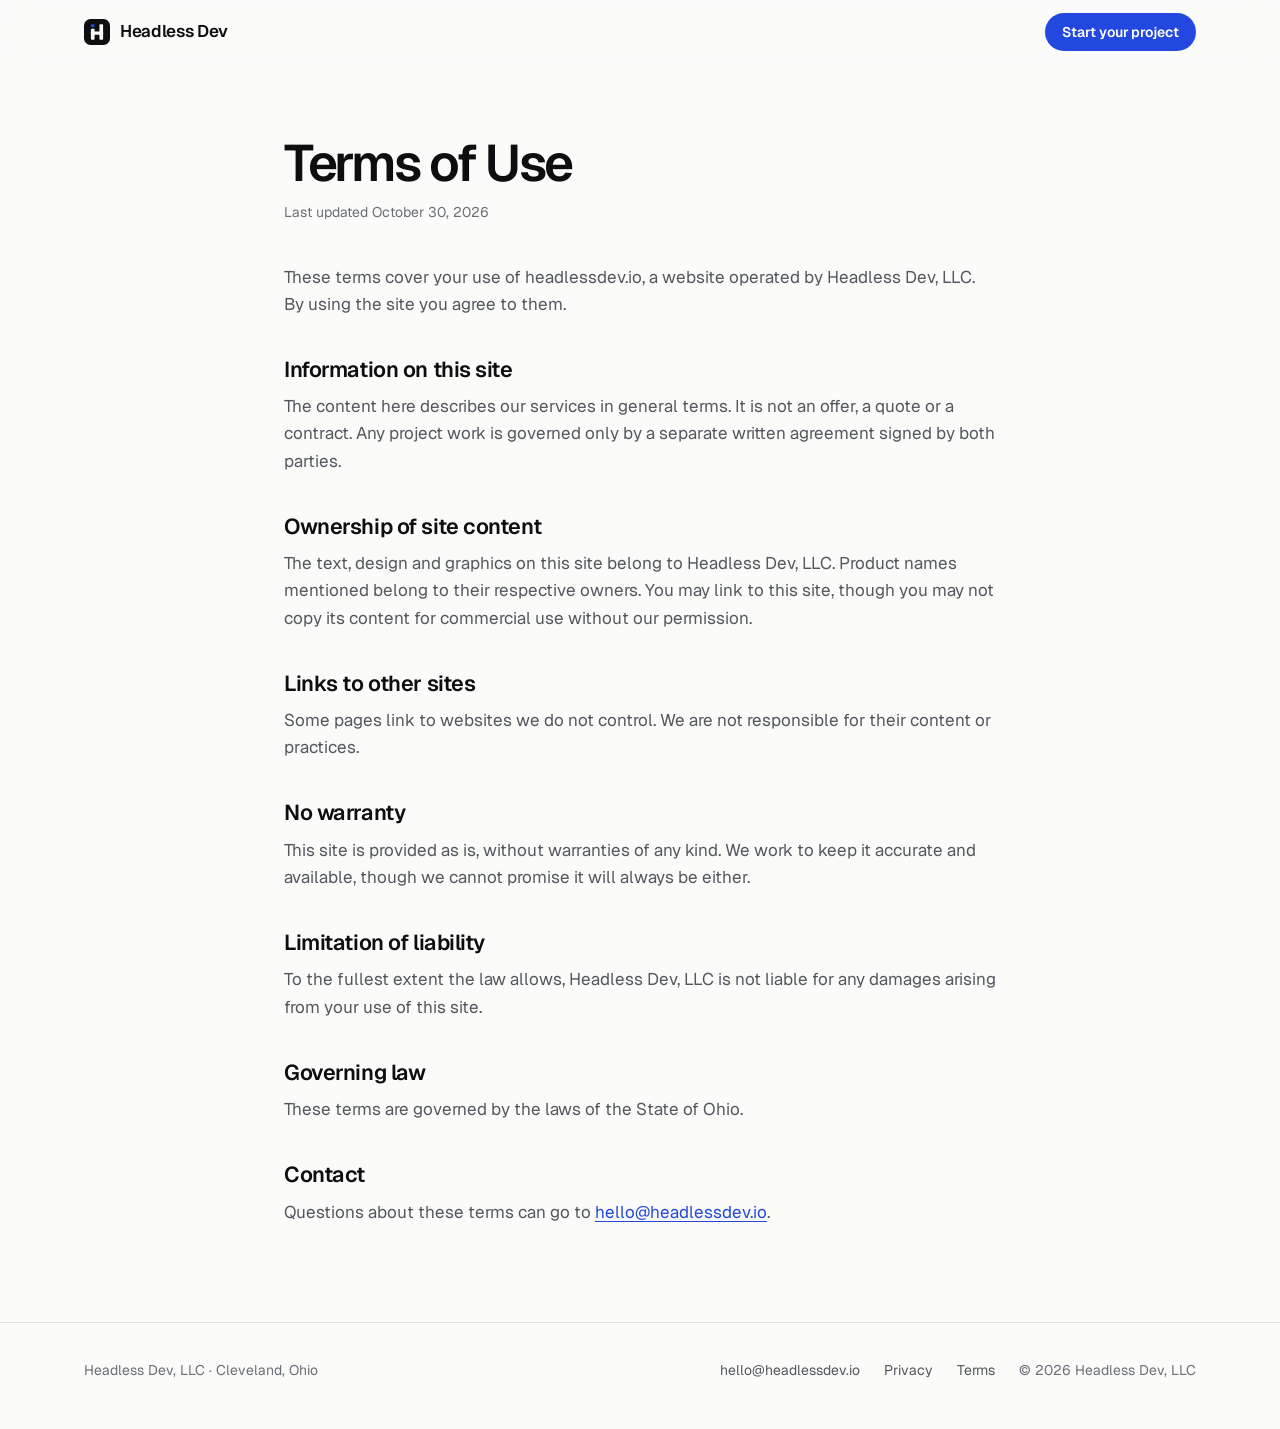
<file: terms/index.html>
<!doctype html>
<html lang="en">
<head>
  <meta charset="utf-8">
  <meta name="viewport" content="width=device-width, initial-scale=1">
  <title>Terms of Use · Headless Dev</title>
  <meta name="description" content="Terms for using the headlessdev.io website, operated by Headless Dev, LLC.">
  <link rel="canonical" href="https://headlessdev.io/terms/">
  <meta name="theme-color" content="#fbfbfa" media="(prefers-color-scheme: light)">
  <meta name="theme-color" content="#0b0c0e" media="(prefers-color-scheme: dark)">
  <meta property="og:type" content="website">
  <meta property="og:site_name" content="Headless Dev">
  <meta property="og:title" content="Terms of Use · Headless Dev">
  <meta property="og:description" content="Terms for using the headlessdev.io website, operated by Headless Dev, LLC.">
  <meta property="og:url" content="https://headlessdev.io/terms/">
  <meta property="og:image" content="https://headlessdev.io/og.png">
  <meta name="twitter:card" content="summary_large_image">
  <link rel="icon" href="../favicon.svg" type="image/svg+xml">
  <link rel="icon" href="../favicon-32.png" type="image/png" sizes="32x32">
  <link rel="apple-touch-icon" href="../apple-touch-icon.png">
  <link rel="preconnect" href="https://fonts.googleapis.com">
  <link rel="preconnect" href="https://fonts.gstatic.com" crossorigin>
  <link href="https://fonts.googleapis.com/css2?family=Geist:wght@400;500;600;700&family=Geist+Mono:wght@400;500&display=swap" rel="stylesheet">
  <link rel="stylesheet" href="../styles.css">
</head>
<body>
  <a class="skip" href="#main">Skip to content</a>
  <header class="site-header">
    <nav class="wrap nav" aria-label="Main">
      <a class="brand" href="../" aria-label="Headless Dev home">
        <svg viewBox="0 0 32 32" aria-hidden="true"><rect class="mk-bg" width="32" height="32" rx="8"/><rect class="mk-acc" x="8.5" y="6.5" width="4.5" height="3.5" rx="1"/><rect class="mk-fg" x="8.5" y="12" width="4.5" height="13.5" rx="1"/><rect class="mk-fg" x="19" y="6.5" width="4.5" height="19" rx="1"/><rect class="mk-fg" x="8.5" y="15.5" width="15" height="4" rx="1"/></svg>
        <span>Headless Dev</span>
      </a>
      <a class="btn btn-primary btn-sm" href="/start/">Start your project</a>
    </nav>
  </header>
  <main id="main" class="legal">
    <div class="wrap">
      <h1>Terms of Use</h1>
      <p class="updated">Last updated October 30, 2026</p>
      <p>These terms cover your use of headlessdev.io, a website operated by Headless Dev, LLC. By using the site you agree to them.</p>

      <h2>Information on this site</h2>
      <p>The content here describes our services in general terms. It is not an offer, a quote or a contract. Any project work is governed only by a separate written agreement signed by both parties.</p>

      <h2>Ownership of site content</h2>
      <p>The text, design and graphics on this site belong to Headless Dev, LLC. Product names mentioned belong to their respective owners. You may link to this site, though you may not copy its content for commercial use without our permission.</p>

      <h2>Links to other sites</h2>
      <p>Some pages link to websites we do not control. We are not responsible for their content or practices.</p>

      <h2>No warranty</h2>
      <p>This site is provided as is, without warranties of any kind. We work to keep it accurate and available, though we cannot promise it will always be either.</p>

      <h2>Limitation of liability</h2>
      <p>To the fullest extent the law allows, Headless Dev, LLC is not liable for any damages arising from your use of this site.</p>

      <h2>Governing law</h2>
      <p>These terms are governed by the laws of the State of Ohio.</p>

      <h2>Contact</h2>
      <p>Questions about these terms can go to <a href="mailto:hello@headlessdev.io">hello@headlessdev.io</a>.</p>
    </div>
  </main>
  <footer class="site-footer">
    <div class="wrap footer-row">
      <p>Headless Dev, LLC · Cleveland, Ohio</p>
      <ul class="footer-links">
        <li><a href="mailto:hello@headlessdev.io">hello@headlessdev.io</a></li>
        <li><a href="../privacy/">Privacy</a></li>
        <li><a href="../terms/">Terms</a></li>
        <li>&copy; <span data-year>2026</span> Headless Dev, LLC</li>
      </ul>
    </div>
  </footer>
  <script src="../main.js" defer></script>
</body>
</html>
</file>
<file: styles.css>
/* Headless Dev, LLC */
:root {
  color-scheme: light dark;
  --bg: #fbfbfa;
  --bg-elev: #ffffff;
  --surface: #f2f2ef;
  --text: #0d0e10;
  --muted: #53575e;
  --faint: #6b6f77;
  --line: #e3e3de;
  --line-strong: #cfcfc8;
  --accent: #2348e0;
  --accent-hover: #1a3bc4;
  --accent-ink: #ffffff;
  --accent-soft: rgba(35, 72, 224, 0.08);
  --danger: #b42318;
  --code-bg: #0f1114;
  --code-text: #e8eaee;
  --code-muted: #8d939c;
  --code-ok: #7ee2a8;
  --code-accent: #9db1ff;
  --shadow: 0 1px 2px rgba(13, 14, 16, 0.04), 0 8px 24px rgba(13, 14, 16, 0.06);
  --radius: 14px;
  --max: 1160px;
  --font: "Geist", ui-sans-serif, -apple-system, "Segoe UI", Helvetica, Arial, sans-serif;
  --mono: "Geist Mono", ui-monospace, "SF Mono", Menlo, Consolas, monospace;
}

@media (prefers-color-scheme: dark) {
  :root {
    --bg: #0b0c0e;
    --bg-elev: #121417;
    --surface: #15171b;
    --text: #f1f2f4;
    --muted: #a3a8b1;
    --faint: #8b9099;
    --line: #23262c;
    --line-strong: #33373f;
    --accent: #8ea5ff;
    --accent-hover: #a9bbff;
    --accent-ink: #0b0c0e;
    --accent-soft: rgba(142, 165, 255, 0.1);
    --danger: #ff8a80;
    --code-bg: #121417;
    --shadow: 0 1px 2px rgba(0, 0, 0, 0.3), 0 12px 32px rgba(0, 0, 0, 0.35);
  }
}

*, *::before, *::after { box-sizing: border-box; }
html { -webkit-text-size-adjust: 100%; scroll-behavior: smooth; }
@media (prefers-reduced-motion: reduce) { html { scroll-behavior: auto; } }
body {
  margin: 0;
  background: var(--bg);
  color: var(--text);
  font-family: var(--font);
  font-size: 17px;
  line-height: 1.6;
  font-feature-settings: "ss01", "cv11";
  -webkit-font-smoothing: antialiased;
  -moz-osx-font-smoothing: grayscale;
  overflow-x: hidden;
}
em, i, cite, dfn, address { font-style: normal; }
img, svg { display: block; max-width: 100%; }
a { color: inherit; }
::selection { background: var(--accent); color: var(--accent-ink); }
:focus-visible { outline: 2px solid var(--accent); outline-offset: 3px; border-radius: 6px; }

.skip {
  position: absolute; left: 16px; top: -48px; z-index: 100;
  background: var(--text); color: var(--bg); padding: 8px 14px; border-radius: 8px;
  text-decoration: none; font-weight: 600; font-size: 14px;
}
.skip:focus { top: 12px; }

.wrap { width: 100%; max-width: var(--max); margin: 0 auto; padding: 0 24px; }
@media (max-width: 520px) { .wrap { padding: 0 16px; } }

/* Header */
.site-header {
  position: sticky; top: 0; z-index: 50;
  background: color-mix(in srgb, var(--bg) 82%, transparent);
  -webkit-backdrop-filter: saturate(160%) blur(14px);
  backdrop-filter: saturate(160%) blur(14px);
  border-bottom: 1px solid transparent;
  transition: border-color 0.2s ease;
}
.site-header.scrolled { border-bottom-color: var(--line); }
.nav { display: flex; align-items: center; justify-content: space-between; height: 64px; gap: 16px; }
.brand { display: inline-flex; align-items: center; gap: 10px; text-decoration: none; font-weight: 600; letter-spacing: -0.02em; font-size: 17px; white-space: nowrap; }
.brand svg { width: 26px; height: 26px; flex: none; }
.nav-links { display: flex; align-items: center; gap: 28px; list-style: none; margin: 0; padding: 0; }
.nav-links a { text-decoration: none; color: var(--muted); font-size: 15px; font-weight: 500; transition: color 0.15s ease; }
.nav-links a:hover { color: var(--text); }
@media (max-width: 860px) { .nav-links { display: none; } }

/* Buttons */
.btn {
  display: inline-flex; align-items: center; justify-content: center; gap: 8px;
  height: 46px; padding: 0 20px; border-radius: 999px;
  font: 600 15px/1 var(--font); letter-spacing: -0.005em; text-decoration: none;
  border: 1px solid transparent; cursor: pointer; white-space: nowrap;
  transition: background-color 0.15s ease, border-color 0.15s ease, color 0.15s ease, transform 0.15s ease;
}
.btn:active { transform: translateY(1px); }
.btn-primary { background: var(--accent); color: var(--accent-ink); }
.btn-primary:hover { background: var(--accent-hover); }
.btn-ghost { background: transparent; color: var(--text); border-color: var(--line-strong); }
.btn-ghost:hover { border-color: var(--text); }
.btn-sm { height: 38px; padding: 0 16px; font-size: 14px; }
.btn .arrow { transition: transform 0.15s ease; }
.btn:hover .arrow { transform: translateX(2px); }

/* Type */
.eyebrow {
  display: inline-flex; align-items: center; gap: 8px;
  font: 500 13px/1 var(--mono); letter-spacing: 0.02em; text-transform: uppercase;
  color: var(--accent); margin: 0 0 20px;
}
.eyebrow::before { content: ""; width: 6px; height: 6px; border-radius: 2px; background: var(--accent); }
h1, h2, h3 { margin: 0; font-weight: 600; letter-spacing: -0.03em; line-height: 1.08; }
h1 { font-size: clamp(2.4rem, 5.4vw, 4.1rem); letter-spacing: -0.045em; line-height: 1.02; }
h1 .soft { color: var(--faint); }
h2 { font-size: clamp(2rem, 4vw, 3rem); }
h3 { font-size: 1.2rem; letter-spacing: -0.02em; line-height: 1.3; }
.lead { font-size: clamp(1.075rem, 1.6vw, 1.25rem); color: var(--muted); line-height: 1.6; max-width: 40ch; margin: 24px 0 0; }
p { margin: 0; }

/* Sections */
section { padding: 112px 0; scroll-margin-top: 64px; }
@media (max-width: 720px) { section { padding: 80px 0; } }
.section-head { display: grid; gap: 16px; max-width: 720px; margin-bottom: 56px; }
.section-head p:not(.eyebrow) { color: var(--muted); font-size: 1.1rem; }
.section-head .eyebrow { margin-bottom: 4px; }
.divide { border-top: 1px solid var(--line); }

/* Hero */
.hero { padding: 88px 0 112px; }
.hero-grid { display: grid; grid-template-columns: 1.2fr 0.8fr; gap: 64px; align-items: center; }
.hero-actions { display: flex; flex-wrap: wrap; gap: 12px; margin-top: 36px; }
.hero-note { margin-top: 28px; font-size: 14px; color: var(--faint); }
@media (max-width: 960px) {
  .hero-grid { grid-template-columns: 1fr; gap: 56px; }
  .hero { padding: 56px 0 88px; }
}
@media (max-width: 420px) {
  .hero-actions .btn { flex: 1 1 100%; }
}

.terminal {
  background: var(--code-bg); color: var(--code-text);
  border: 1px solid var(--line); border-radius: var(--radius);
  box-shadow: var(--shadow); overflow: hidden;
  font: 400 13.5px/1.75 var(--mono);
}
.terminal-bar { display: flex; align-items: center; gap: 7px; padding: 12px 16px; border-bottom: 1px solid rgba(255, 255, 255, 0.07); }
.terminal-bar span { width: 10px; height: 10px; border-radius: 50%; background: #3a3e46; }
.terminal-bar .t-title { width: auto; height: auto; border-radius: 0; background: none; margin-left: 8px; color: var(--code-muted); font-size: 12px; }
.terminal pre { margin: 0; padding: 18px 20px 22px; white-space: pre-wrap; word-break: break-word; font: inherit; }
.t-muted { color: var(--code-muted); }
.t-ok { color: var(--code-ok); }
.t-acc { color: var(--code-accent); }
.cursor { display: inline-block; width: 8px; height: 15px; background: var(--code-accent); vertical-align: -2px; animation: blink 1.1s steps(1) infinite; }
@keyframes blink { 50% { opacity: 0; } }
@media (prefers-reduced-motion: reduce) { .cursor { animation: none; } }

/* Cards / grids */
.grid { display: grid; gap: 16px; }
.grid-3 { grid-template-columns: repeat(3, 1fr); }
@media (max-width: 960px) { .grid-3 { grid-template-columns: repeat(2, 1fr); } }
@media (max-width: 640px) { .grid-3 { grid-template-columns: 1fr; } }

.card {
  background: var(--bg-elev); border: 1px solid var(--line); border-radius: var(--radius);
  padding: 28px; display: flex; flex-direction: column; gap: 12px;
}
.card p { color: var(--muted); font-size: 15.5px; }
.card .icon {
  width: 40px; height: 40px; border-radius: 10px; display: grid; place-items: center;
  background: var(--accent-soft); color: var(--accent); margin-bottom: 8px;
}
.card .icon svg { width: 20px; height: 20px; }
.grid-2 { grid-template-columns: repeat(2, 1fr); }
@media (max-width: 760px) { .grid-2 { grid-template-columns: 1fr; } }
.card h3 { letter-spacing: -0.02em; }
.card-list { margin: 0; padding-left: 20px; color: var(--muted); font-size: 15.5px; display: grid; gap: 8px; }
.card .case-link { margin-top: auto; align-self: flex-start; }
.card-cta { background: transparent; border-style: dashed; justify-content: center; }
.card-cta a { color: var(--accent); font-weight: 600; text-decoration: none; }
.card-cta a:hover { text-decoration: underline; text-underline-offset: 3px; }

/* Process */
.steps { display: grid; grid-template-columns: repeat(3, 1fr); gap: 16px; counter-reset: step; list-style: none; margin: 0; padding: 0; }
@media (max-width: 860px) { .steps { grid-template-columns: 1fr; } }
.step { border-top: 2px solid var(--text); padding-top: 24px; display: grid; gap: 12px; align-content: start; }
.step-num { font: 500 13px/1 var(--mono); color: var(--accent); }
.step p { color: var(--muted); }
.ownership {
  margin-top: 48px; display: flex; gap: 16px; align-items: flex-start;
  padding: 22px 24px; border-radius: var(--radius); background: var(--surface); border: 1px solid var(--line);
}
.ownership svg { flex: none; width: 22px; height: 22px; color: var(--accent); margin-top: 2px; }
.ownership p { color: var(--muted); }
.ownership strong { color: var(--text); font-weight: 600; }

/* Work */
.work { display: grid; gap: 16px; }
.case {
  display: grid; grid-template-columns: 1fr 1.1fr; gap: 0; overflow: hidden;
  background: var(--bg-elev); border: 1px solid var(--line); border-radius: var(--radius);
}
.case-body { padding: 36px; display: grid; gap: 14px; align-content: start; }
.case-body p { color: var(--muted); }
.case-kicker { font: 500 12.5px/1 var(--mono); text-transform: uppercase; letter-spacing: 0.04em; color: var(--faint); }
.case h3 { font-size: clamp(1.4rem, 2.4vw, 1.75rem); }
.tags { display: flex; flex-wrap: wrap; gap: 8px; list-style: none; margin: 6px 0 0; padding: 0; }
.tags li { font-size: 13px; font-weight: 500; padding: 5px 11px; border-radius: 999px; border: 1px solid var(--line-strong); color: var(--text); }
.case-link { color: var(--accent); font-weight: 600; text-decoration: none; font-size: 15px; justify-self: start; }
.case-link:hover { text-decoration: underline; text-underline-offset: 3px; }
.case-visual { background: var(--surface); border-left: 1px solid var(--line); padding: 32px; display: grid; place-items: center; min-height: 260px; }
@media (max-width: 860px) {
  .case { grid-template-columns: 1fr; }
  .case-visual { border-left: 0; border-top: 1px solid var(--line); min-height: 0; }
  .case-body { padding: 28px; }
}
@media (max-width: 420px) {
  .case-body, .case-visual { padding: 22px; }
}

/* Mini UI illustrations (pure CSS, no images) */
.mock { width: 100%; max-width: 380px; display: grid; gap: 10px; }
.mock-row { display: flex; gap: 10px; }
.mock-panel { background: var(--bg-elev); border: 1px solid var(--line); border-radius: 10px; padding: 12px; flex: 1; display: grid; gap: 8px; }
.bar { height: 8px; border-radius: 4px; background: var(--line-strong); }
.bar.acc { background: var(--accent); }
.bar.w30 { width: 30%; } .bar.w45 { width: 45%; } .bar.w60 { width: 60%; } .bar.w75 { width: 75%; } .bar.w90 { width: 90%; }
.slot { display: flex; align-items: center; gap: 8px; }
.dot { width: 8px; height: 8px; border-radius: 50%; background: var(--accent); flex: none; }
.dot.off { background: var(--line-strong); }
.phone { width: 92px; flex: none; border: 1px solid var(--line-strong); border-radius: 16px; padding: 12px 9px; background: var(--bg-elev); display: grid; gap: 7px; align-content: start; }
.phone .notch { width: 30px; height: 4px; border-radius: 2px; background: var(--line-strong); justify-self: center; margin-bottom: 4px; }
.chip { height: 22px; border-radius: 6px; background: var(--accent-soft); border: 1px solid var(--line); }
.org { display: grid; gap: 14px; justify-items: center; width: 100%; max-width: 360px; }
.org-node { background: var(--bg-elev); border: 1px solid var(--line-strong); border-radius: 8px; padding: 8px 10px; display: grid; gap: 6px; width: 92px; }
.org-node.top { border-color: var(--accent); }
.org-level { display: flex; gap: 10px; justify-content: center; position: relative; }
.org-line { width: 1px; height: 14px; background: var(--line-strong); margin: -14px 0; }

/* Why */
.why { display: grid; grid-template-columns: repeat(2, 1fr); gap: 0; border-top: 1px solid var(--line); }
.why-item { padding: 32px 32px 32px 0; border-bottom: 1px solid var(--line); display: grid; grid-template-columns: 28px 1fr; gap: 16px; }
.why-item:nth-child(even) { padding: 32px 0 32px 32px; border-left: 1px solid var(--line); }
.why-item svg { width: 22px; height: 22px; color: var(--accent); margin-top: 3px; }
.why-item p { color: var(--muted); margin-top: 8px; }
.why-item.wide { grid-column: 1 / -1; padding-right: 0; }
@media (max-width: 760px) {
  .why { grid-template-columns: 1fr; }
  .why-item, .why-item:nth-child(even) { padding: 28px 0; border-left: 0; }
}

/* Final CTA */
.final { text-align: center; }
.final-box {
  border: 1px solid var(--line); border-radius: 24px; padding: 88px 32px;
  background:
    radial-gradient(60% 80% at 50% 0%, var(--accent-soft), transparent 70%),
    var(--bg-elev);
}
.final h2 { max-width: 18ch; margin: 0 auto; }
.final p:not(.eyebrow) { color: var(--muted); max-width: 46ch; margin: 20px auto 0; font-size: 1.1rem; }
.final .hero-actions { justify-content: center; }
.final .email { display: inline-block; margin-top: 20px; font: 500 14px/1.4 var(--mono); color: var(--faint); text-decoration: none; }
.final .email:hover { color: var(--text); }
@media (max-width: 520px) { .final-box { padding: 56px 20px; border-radius: 18px; } }

/* Footer */
.site-footer { border-top: 1px solid var(--line); padding: 36px 0 48px; font-size: 14px; color: var(--faint); }
.footer-row { display: flex; flex-wrap: wrap; gap: 16px 32px; align-items: center; justify-content: space-between; }
.footer-links { display: flex; flex-wrap: wrap; gap: 8px 24px; list-style: none; margin: 0; padding: 0; }
.site-footer a { color: var(--muted); text-decoration: none; }
.site-footer a:hover { color: var(--text); }

/* Legal pages */
.legal { padding: 72px 0 96px; }
.legal .wrap { max-width: 760px; }
.legal h1 { font-size: clamp(2.2rem, 5vw, 3.2rem); margin-bottom: 12px; }
.legal .updated { color: var(--faint); font-size: 14px; margin-bottom: 40px; }
.legal h2 { font-size: 1.35rem; letter-spacing: -0.02em; margin: 40px 0 12px; }
.legal p, .legal li { color: var(--muted); }
.legal p + p { margin-top: 14px; }
.legal ul { padding-left: 20px; margin: 12px 0 0; }
.legal li + li { margin-top: 6px; }
.legal a { color: var(--accent); text-underline-offset: 3px; }

/* Logo mark */
.mk-bg { fill: var(--text); }
.mk-fg { fill: var(--bg); }
.mk-acc { fill: var(--accent); }
.chip.tile { flex: 1; height: 44px; }

/* Intake form */
.intake { padding: 64px 0 96px; }
.intake-wrap { max-width: 760px; }
.intake-head { display: grid; gap: 4px; margin-bottom: 40px; }
.intake-head h1 { font-size: clamp(2.2rem, 5vw, 3.2rem); }
.intake-head .lead { max-width: 56ch; margin-top: 16px; }
@media (max-width: 720px) { .intake { padding: 40px 0 72px; } }

.progress { margin-bottom: 28px; }
.progress-label { font: 500 13px/1 var(--mono); text-transform: uppercase; letter-spacing: 0.02em; color: var(--muted); margin-bottom: 12px; }
.progress-bar { height: 4px; border-radius: 2px; background: var(--line-strong); overflow: hidden; }
.progress-bar span { display: block; height: 100%; width: 0; background: var(--accent); border-radius: 2px; transition: width 0.25s ease; }
@media (prefers-reduced-motion: reduce) { .progress-bar span { transition: none; } }

.intake-form { background: var(--bg-elev); border: 1px solid var(--line); border-radius: var(--radius); padding: 36px; }
@media (max-width: 520px) { .intake-form { padding: 22px 18px; } }
.istep { padding: 0; display: grid; gap: 24px; scroll-margin-top: 80px; }
.istep[hidden] { display: none; }
.istep h2 { font-size: clamp(1.5rem, 3vw, 1.9rem); letter-spacing: -0.03em; }
.istep h2:focus { outline: none; }
.hp { position: absolute; left: -9999px; width: 1px; height: 1px; overflow: hidden; }

.field { display: grid; gap: 8px; border: 0; padding: 0; margin: 0; min-width: 0; }
.field > label, .field > legend { font-weight: 600; font-size: 15.5px; letter-spacing: -0.01em; padding: 0; }
.hint { font-weight: 400; font-size: 14px; color: var(--faint); }
.req { font: 500 11.5px/1 var(--mono); text-transform: uppercase; letter-spacing: 0.04em; color: var(--faint); margin-left: 6px; }
.field-row { display: grid; grid-template-columns: 1fr 1fr; gap: 16px; }
@media (max-width: 560px) { .field-row { grid-template-columns: 1fr; } }

.intake input[type="text"], .intake input[type="email"], .intake input[type="url"], .intake input[type="date"], .intake textarea {
  width: 100%; font: 400 16px/1.5 var(--font); color: var(--text);
  background: var(--bg); border: 1px solid var(--line-strong); border-radius: 10px; padding: 12px 14px;
  transition: border-color 0.15s ease, box-shadow 0.15s ease;
}
.intake input[type="text"], .intake input[type="email"], .intake input[type="url"], .intake input[type="date"] { height: 48px; padding-top: 0; padding-bottom: 0; }
.intake textarea { resize: vertical; min-height: 96px; }
.intake input::placeholder, .intake textarea::placeholder { color: var(--faint); }
.intake input:focus-visible, .intake textarea:focus-visible { outline: none; border-color: var(--accent); box-shadow: 0 0 0 3px var(--accent-soft); }
.field.invalid input[type="text"], .field.invalid input[type="email"], .field.invalid input[type="url"], .field.invalid textarea { border-color: var(--danger); }
.field-error, .form-error { color: var(--danger); font-size: 14px; font-weight: 500; }
.form-error { margin-top: 20px; }
.form-error[hidden] { display: none; }

.choices { display: flex; flex-wrap: wrap; gap: 8px; }
.choices.stack { flex-direction: column; align-items: stretch; }
.choice { position: relative; display: inline-flex; align-items: center; gap: 10px; min-height: 46px; padding: 10px 16px; border: 1px solid var(--line-strong); border-radius: 12px; background: var(--bg); cursor: pointer; font-size: 15.5px; font-weight: 500; transition: border-color 0.15s ease, background-color 0.15s ease; }
.choice:hover { border-color: var(--text); }
.choice input { appearance: none; -webkit-appearance: none; flex: none; width: 18px; height: 18px; margin: 0; border: 1.5px solid var(--line-strong); background: var(--bg-elev); display: grid; place-items: center; cursor: pointer; }
.choice input[type="radio"] { border-radius: 50%; }
.choice input[type="checkbox"] { border-radius: 5px; }
.choice input:checked { border-color: var(--accent); background: var(--accent); }
.choice input[type="radio"]:checked { box-shadow: inset 0 0 0 3px var(--bg-elev); }
.choice input[type="checkbox"]:checked::after { content: ""; width: 9px; height: 5px; border-left: 2px solid var(--accent-ink); border-bottom: 2px solid var(--accent-ink); transform: rotate(-45deg) translate(1px, -1px); }
.choice:has(input:checked) { border-color: var(--accent); background: var(--accent-soft); }
.choice:has(input:focus-visible) { outline: 2px solid var(--accent); outline-offset: 2px; }
.field.invalid .choice { border-color: var(--danger); }
@media (max-width: 520px) { .choices:not(.stack) .choice { flex: 1 1 calc(50% - 4px); } }

.intake-nav { display: flex; justify-content: space-between; gap: 12px; margin-top: 32px; padding-top: 24px; border-top: 1px solid var(--line); }
.intake-nav [hidden] { display: none; }
.intake-nav #btn-next, .intake-nav #btn-submit { margin-left: auto; }
.intake-nav .btn:disabled { opacity: 0.6; cursor: default; }
@media (max-width: 420px) { .intake-nav .btn { flex: 1; } }

.review-note { color: var(--muted); margin-top: -8px; }
.review { display: grid; gap: 16px; }
.review-group { padding: 0; border: 1px solid var(--line); border-radius: 12px; background: var(--bg); }
.review-head { display: flex; align-items: center; justify-content: space-between; gap: 12px; padding: 14px 18px; border-bottom: 1px solid var(--line); }
.review-head h3 { font-size: 1rem; }
.link-btn { background: none; border: 0; padding: 6px 4px; font: 600 14px/1 var(--font); color: var(--accent); cursor: pointer; }
.link-btn:hover { text-decoration: underline; text-underline-offset: 3px; }
.review dl { margin: 0; padding: 6px 18px 14px; display: grid; gap: 0; }
.review dt { font: 500 12px/1.4 var(--mono); text-transform: uppercase; letter-spacing: 0.03em; color: var(--faint); margin-top: 12px; }
.review dd { margin: 2px 0 0; color: var(--text); white-space: pre-wrap; overflow-wrap: anywhere; font-size: 15.5px; }
.review dd.empty { color: var(--faint); }

.intake-done { background: var(--bg-elev); border: 1px solid var(--line); border-radius: var(--radius); padding: 48px 36px; display: grid; gap: 16px; justify-items: start; }
.intake-done[hidden] { display: none; }
.intake-done:focus { outline: none; }
.intake-done h2 { font-size: clamp(1.8rem, 4vw, 2.4rem); }
.intake-done p:not(.eyebrow) { color: var(--muted); max-width: 52ch; }
.intake-done a:not(.btn) { color: var(--accent); text-underline-offset: 3px; }
@media (max-width: 520px) { .intake-done { padding: 32px 20px; } }

.cond { display: grid; gap: 24px; }
.cond[hidden] { display: none; }
.cond-note { font-size: 14.5px; color: var(--muted); padding: 14px 16px; border-radius: 12px; background: var(--surface); border: 1px solid var(--line); }
</file>
